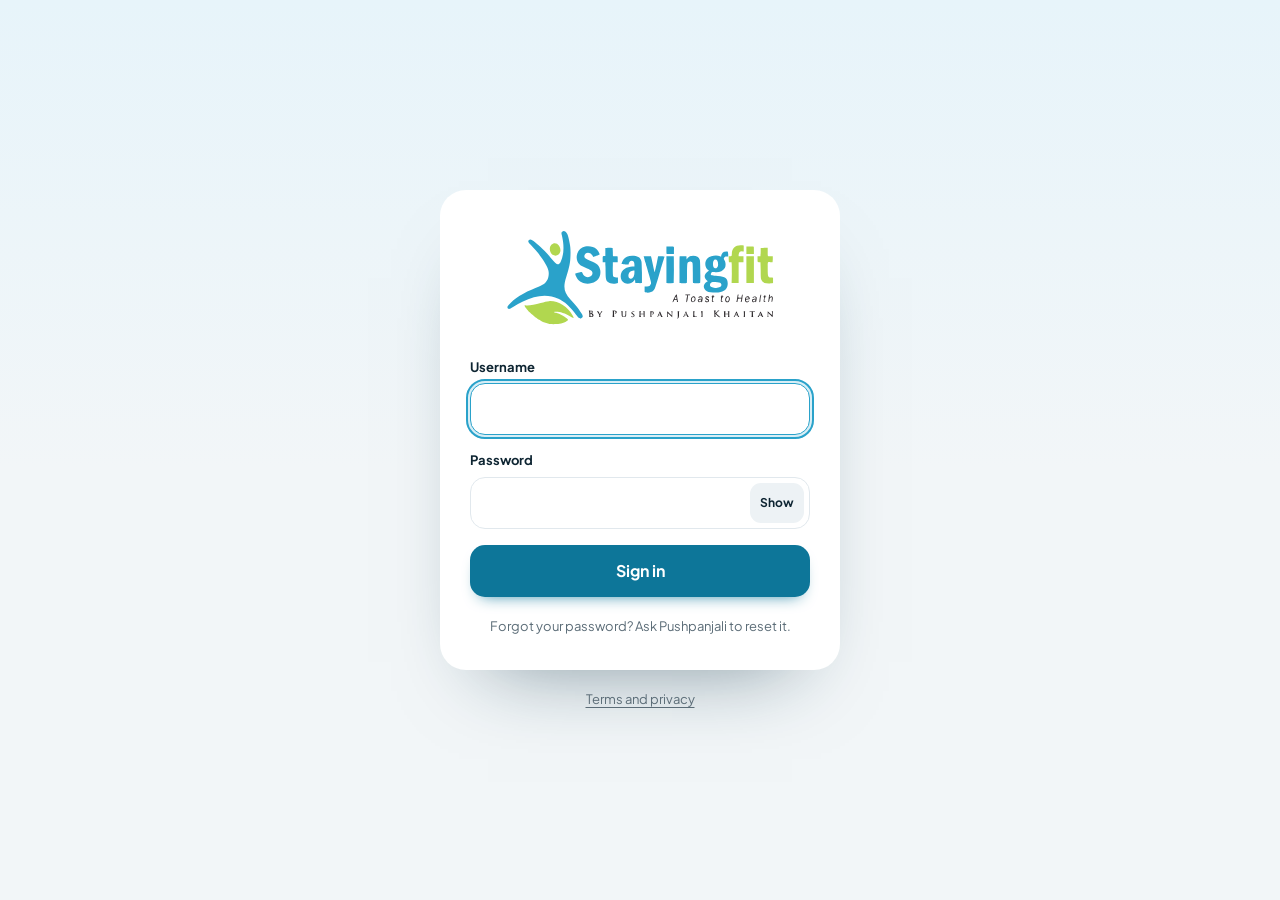
<file: index.html>
<!doctype html>
<html lang="en" data-theme="light">
<head>
<meta charset="utf-8">
<meta name="viewport" content="width=device-width,initial-scale=1,viewport-fit=cover">
<title>Stayingfit</title>
<meta name="description" content="Stayingfit: Pushpanjali Khaitan's coaching app. Log weight, water, meals and workouts, and stay in touch with your coach.">
<meta name="theme-color" content="#ffffff">
<meta name="color-scheme" content="light">
<meta name="referrer" content="no-referrer">
<link rel="manifest" href="manifest.webmanifest">
<link rel="icon" href="icon.svg" type="image/svg+xml">
<link rel="apple-touch-icon" href="apple-touch-icon.png">
<meta name="mobile-web-app-capable" content="yes">
<meta name="apple-mobile-web-app-capable" content="yes">
<meta name="apple-mobile-web-app-title" content="Stayingfit">
<meta name="apple-mobile-web-app-status-bar-style" content="default">
<link rel="preload" href="fonts/pjs.woff2" as="font" type="font/woff2" crossorigin>
<link rel="stylesheet" href="styles.css">
<link rel="stylesheet" href="app.css?v=9">
<link rel="stylesheet" href="theme.css?v=3">
</head>
<body>
<svg width="0" height="0" style="position:absolute" aria-hidden="true"><defs><clipPath id="gclip"><path d="M6 4 H54 L48 84 H12 Z"></path></clipPath></defs></svg>

<!-- ============ before sign-in ============ -->
<main class="gate" id="gate-setup" hidden>
  <div class="gate-card">
    <div class="auth-brand"><span class="auth-logo"><img src="mark.svg" alt="" width="24" height="24"></span>Stayingfit</div>
    <h1>Almost ready</h1>
    <p>Add the Supabase project URL and publishable key to <code>config.js</code>, then reload. The README walks through it step by step.</p>
  </div>
</main>

<main class="gate" id="gate-loading" aria-live="polite">
  <div class="gate-card" style="align-items:center;text-align:center">
    <div class="auth-brand"><span class="auth-logo"><img src="mark.svg" alt="" width="24" height="24"></span>Stayingfit</div>
    <p id="loading-text"><span class="spin"></span> Loading…</p>
  </div>
</main>

<main class="gate auth" id="gate-login" hidden>
  <div class="gate-card">
    <div class="auth-head">
      <img class="auth-full" src="logo.svg" alt="Stayingfit, A Toast to Health, by Pushpanjali Khaitan" width="270" height="98">
      <h1 class="auth-name vh">Stayingfit</h1>
      <p class="auth-sub" id="land-sub" hidden>Pushpanjali Khaitan's nutrition coaching</p>
    </div>
    <form id="li-form" novalidate>
      <div class="field"><label class="lbl" for="li-user">Username</label><input class="input" id="li-user" type="text" autocomplete="username" autocapitalize="none" autocorrect="off" spellcheck="false" maxlength="60" required></div>
      <div class="field"><label class="lbl" for="li-pw">Password</label>
        <div class="pw-wrap"><input class="input" id="li-pw" type="password" autocomplete="current-password" maxlength="72" required><button class="pw-eye" type="button" data-eye="li-pw" aria-label="Show password" aria-pressed="false">Show</button></div></div>
      <div class="err" id="li-err" role="alert" hidden></div>
      <button class="btn" type="submit" id="li-go">Sign in</button>
    </form>
    <p class="small muted auth-help">Forgot your password? Ask Pushpanjali to reset it.</p>
  </div>
  <p class="auth-foot"><a href="privacy.html" target="_blank" rel="noopener">Terms and privacy</a></p>
</main>

<main class="gate" id="gate-newpw" hidden>
  <div class="gate-card">
    <div class="auth-brand"><span class="auth-logo"><img src="mark.svg" alt="" width="24" height="24"></span>Stayingfit</div>
    <div id="fl-ask" class="fl-ask">
      <div>
        <h1 id="fl-h">Welcome</h1>
        <p class="auth-sub">You're signed in as <strong id="fl-user"></strong>.</p>
      </div>
      <p class="fl-q">Do you want to change your username and password?</p>
      <div class="fl-choice">
        <button class="btn" type="button" id="fl-yes">Yes, change them</button>
        <button class="ghost big" type="button" id="fl-no">No, keep these</button>
      </div>
      <p class="small muted">You can change them later too, from Account at the top of the app.</p>
    </div>
    <form id="np-form" novalidate hidden>
      <div>
        <h1>Choose your login</h1>
        <p class="auth-sub">Change one or both. Leave the password boxes empty to keep your current password.</p>
      </div>
      <div class="field"><label class="lbl" for="np-user">Username</label><input class="input" id="np-user" type="text" autocomplete="username" autocapitalize="none" autocorrect="off" spellcheck="false" maxlength="30"><span class="small muted">Small letters and numbers, 3 to 30 characters.</span></div>
      <div class="field" id="np-old-f" hidden><label class="lbl" for="np-old">Current password</label><input class="input" id="np-old" type="password" autocomplete="current-password" maxlength="72"></div>
      <div class="field"><label class="lbl" for="np-new">New password</label><div class="pw-wrap"><input class="input" id="np-new" type="password" autocomplete="new-password" maxlength="72"><button class="pw-eye" type="button" data-eye="np-new" aria-label="Show password" aria-pressed="false">Show</button></div><span class="small muted">At least 8 characters.</span></div>
      <div class="field"><label class="lbl" for="np-new2">New password again</label><input class="input" id="np-new2" type="password" autocomplete="new-password" maxlength="72"></div>
      <div class="err" id="np-err" role="alert" hidden></div>
      <button class="btn" type="submit" id="np-go">Save and continue</button>
      <button class="ghost big" type="button" id="fl-back">Back</button>
    </form>
    <button class="linkbtn" type="button" data-signout>Sign out</button>
  </div>
</main>

<main class="gate" id="gate-noprofile" hidden>
  <div class="gate-card">
    <div class="auth-brand"><span class="auth-logo"><img src="mark.svg" alt="" width="24" height="24"></span>Stayingfit</div>
    <h1>This login isn't set up</h1>
    <p>Ask Pushpanjali to check your account.</p>
    <button class="btn" type="button" data-signout>Back to sign in</button>
  </div>
</main>

<main class="gate" id="gate-consent" hidden>
  <div class="gate-card">
    <div class="auth-brand"><span class="auth-logo"><img src="mark.svg" alt="" width="24" height="24"></span>Stayingfit</div>
    <h1>Before you start</h1>
    <p>Stayingfit keeps what you log (weight, meals, meal photos, water and workouts) so Pushpanjali and her team can guide your plan.</p>
    <ul class="consent-list">
      <li>Only Pushpanjali and her assistant can see your logs and photos. Other clients see only your first name and progress on the leaderboard.</li>
      <li>Your data is never sold or shared with anyone else.</li>
      <li>You can ask Pushpanjali to delete your account and data at any time.</li>
    </ul>
    <label class="consent-check"><input type="checkbox" class="cbx" id="consent-box"> I agree to the terms and privacy notice, and to my logs being stored and shared with my coach's team as described above.</label>
    <button class="btn" type="button" id="consent-go" disabled>Continue</button>
    <a class="small" href="privacy.html" target="_blank" rel="noopener">Read the terms and privacy notice</a>
  </div>
</main>

<!-- ============ app ============ -->
<div id="app" hidden>
<header class="nav">
  <div class="nav-in">
    <span class="brand"><span class="brand-mark"><img src="mark.svg" alt="" width="24" height="24"></span><span class="brand-name">Staying<b>fit</b></span></span>
    <div class="stabs ctabs" id="ctabs" role="tablist" aria-label="Sections" hidden>
      <button class="stab" type="button" role="tab" data-ctab="home" aria-selected="true">Home</button>
      <button class="stab" type="button" role="tab" data-ctab="diet" aria-selected="false">Diet</button>
      <button class="stab" type="button" role="tab" data-ctab="track" aria-selected="false">Track</button>
      <button class="stab" type="button" role="tab" data-ctab="chat" aria-selected="false">Chat<span class="cnt" data-unread hidden></span></button>
      <button class="stab" type="button" role="tab" data-ctab="me" aria-selected="false">Progress</button>
    </div>
    <div class="stabs" role="tablist" aria-label="Sections" id="stabs" hidden></div>
    <span class="nav-who" id="nav-who"></span>
    <span class="nav-act">
      <button class="navbtn icon" id="rf" type="button" aria-label="Refresh"><svg width="18" height="18" viewBox="0 0 24 24" aria-hidden="true"><path class="ic" d="M20 12a8 8 0 1 1-2.6-5.9M20 4v5h-5"/></svg></button>
      <button class="navbtn me" id="pw-open" type="button" aria-label="Account and settings"><span class="avatar" id="nav-av" aria-hidden="true"></span><span class="nav-me-t" id="nav-me-t">Account</span></button>
      <button class="navbtn out" type="button" data-signout>Sign out</button>
    </span>
  </div>
</header>
<div id="offline" role="status" hidden>No internet connection</div>

<div class="wrap">
<div id="nt" hidden></div>

<!-- ============ CLIENT ============ -->
<section id="view-client" hidden>
  <div class="banner" id="c-renew" data-scr="home" hidden style="align-items:center;flex-wrap:wrap;border-color:var(--ember)">
    <svg width="22" height="22" viewBox="0 0 24 24" aria-hidden="true" style="color:var(--ember);flex-shrink:0"><path class="ic" d="M12 8v5l3 2M21 12a9 9 0 1 1-9-9"/></svg>
    <span style="flex:1;min-width:200px" id="c-renew-t"></span>
  </div>

  <section class="hero" data-scr="home" aria-labelledby="c-h1">
    <div class="hero-in">
      <div class="hero-copy">
        <div class="eyebrow" id="c-date"></div>
        <h1 id="c-h1"></h1>
        <p class="muted" id="c-line"></p>
      </div>
      <div class="goal-ring" id="goal-ring" role="img" aria-label="Progress to goal"></div>
      <div class="stats">
        <div class="stat" id="st-stars"><span class="stat-num"><svg width="28" height="28" viewBox="0 0 24 24" aria-hidden="true"><polygon class="star" points="12 2.5 14.9 8.6 21.5 9.3 16.5 13.8 17.9 20.3 12 17 6.1 20.3 7.5 13.8 2.5 9.3 9.1 8.6"></polygon></svg><span class="num" id="v-stars">0</span></span><span class="small muted"><span class="x-lg">stars earned</span><span class="x-sm">stars</span></span></div>
        <div class="stat"><span class="stat-num"><svg class="flame" id="flame" width="26" height="30" viewBox="0 0 24 26" aria-hidden="true"><path class="flame-o" d="M12 1c1.2 3.8-1.8 5.6-1.8 8.4 0 1.5 1 2.6 2.4 2.6 1.7 0 2.6-1.4 2.3-3.2 2.1 1.7 3.4 4.2 3.4 6.6 0 4-3 7.1-6.3 7.1S5.7 19.6 5.7 15.8C5.7 10.6 10.4 8 12 1z"></path><path class="flame-i" d="M12 15.2c.9 1.4 2.2 2.4 2.2 4 0 1.4-1 2.6-2.2 2.6s-2.2-1.1-2.2-2.5c0-1.7 1.4-2.6 2.2-4.1z"></path></svg><span class="num" id="v-streak">0</span></span><span class="small muted"><span class="x-lg">day streak</span><span class="x-sm">streak</span></span></div>
        <div class="stat"><span class="stat-num num" id="v-lost">0.0</span><span class="small muted" id="v-lost-sub">kg lost</span></div>
        <div class="stat stat-ch"><span class="stat-num num" id="v-ch">0/3</span><span class="small muted">challenges today</span></div>
      </div>
    </div>
    <div class="hero-foot">
      <div class="lvl">
        <div class="lvl-top"><span class="lvl-badge" id="lvl-n">Level 1</span><strong id="lvl-name"></strong><span class="small muted num" id="lvl-next" style="margin-left:auto"></span></div>
        <div class="track" style="height:10px"><div class="fill lvl-fill" id="lvl-fill"></div></div>
      </div>
      <div class="cal"><span class="eyebrow">Weigh-ins · last 14 days</span><div class="cal-row" id="cal"></div></div>
    </div>
  </section>

  <div class="grid">
    <section class="card s5" data-scr="home" aria-labelledby="td-h">
      <div class="card-h"><div><span class="eyebrow">Today</span><h2 id="td-h">Your day</h2></div><span class="tag" id="td-count"></span></div>
      <div class="td" id="td"></div>
    </section>

    <div class="col s8" data-scr="track">
      <section class="card" aria-labelledby="wt-h">
        <div class="card-h"><div><span class="eyebrow">Morning weigh-in</span><h2 id="wt-h">Weight trend</h2></div><span class="tag slate" id="goal-tag">Goal</span></div>
        <form id="wt-form" class="row" novalidate>
          <div class="field" style="width:190px"><label class="lbl" for="wt-in">Today's weight (kg)</label><input class="input num" id="wt-in" type="number" step="0.1" min="30" max="250" inputmode="decimal" placeholder="e.g. 73.6"></div>
          <button class="btn" type="submit">Log weight · +1 star</button>
          <span class="small muted" style="padding-bottom:12px">Weigh in before breakfast for a consistent read.</span>
        </form>
        <div class="err" id="wt-err" role="alert" hidden></div>
        <div class="notice" id="wt-done" hidden></div>
        <div id="chart-box"></div>
        <div class="kv" id="wt-kv"></div>
        <div class="jr-wrap" id="journey"></div>
      </section>

      <section class="card water-card" aria-labelledby="wa-h">
        <div class="card-h"><div><span class="eyebrow">Hydration</span><h2 id="wa-h">0 of 10 glasses</h2></div><span class="small muted" id="wa-ml"></span></div>
        <div class="glasses" id="glasses" role="group" aria-label="Water glasses, tap to fill"></div>
        <div class="small muted" style="display:flex;gap:10px;align-items:center"><svg width="18" height="18" viewBox="0 0 24 24" aria-hidden="true" style="color:var(--water);flex-shrink:0"><path class="ic" d="M12 3.5c2.8 3.6 5.5 6.6 5.5 9.9a5.5 5.5 0 0 1-11 0c0-3.3 2.7-6.3 5.5-9.9z"></path></svg><span id="wa-tip"></span></div>
      </section>
    </div>

    <div class="col s4" data-scr="track">
      <section class="card" aria-labelledby="cal-h">
        <div class="card-h"><div><span class="eyebrow">Calorie tracker</span><h2 id="cal-h">What did you eat?</h2></div></div>
        <div class="field"><label class="lbl" for="food-in">Type what you ate</label><input class="input" id="food-in" type="text" autocomplete="off" maxlength="60" placeholder="Try roti, dal, chilla…"></div>
        <div class="results" id="food-res" role="list" hidden></div>
        <div class="food-pick" id="food-pick" hidden></div>
        <div style="display:flex;align-items:center;gap:18px;padding:14px 0;border-top:1px solid var(--line);border-bottom:1px solid var(--line)">
          <svg width="96" height="96" viewBox="0 0 100 100" aria-hidden="true"><circle class="ring-t" cx="50" cy="50" r="44"></circle><circle class="ring-v" id="ring" cx="50" cy="50" r="44" style="stroke-dasharray:0 276.5"></circle></svg>
          <div style="display:flex;flex-direction:column;gap:3px"><span style="font:600 30px/1 var(--display)" class="num" id="kcal">0</span><span class="small muted" id="kcal-sub"></span><span class="small muted" id="meal-count"></span></div>
        </div>
        <div id="meals"></div>
        <div style="display:flex;flex-direction:column;gap:10px;padding-top:12px;border-top:1px solid var(--line)">
          <div style="display:flex;justify-content:space-between;align-items:center;gap:8px"><strong class="small">Today's meal photos</strong><label class="ghost filebtn">Add photo<input type="file" id="ph-in" accept="image/*" aria-label="Add a meal photo"></label></div>
          <div class="photos" id="photos"></div>
          <div id="pcs" hidden></div>
        </div>
        <p class="small muted">Calories are estimates for a typical home serving. Pushpanjali sees what you log.</p>
      </section>

      <section class="card" aria-labelledby="ex-h">
        <div class="card-h"><div><span class="eyebrow">Movement</span><h2 id="ex-h">Log a workout</h2></div></div>
        <div style="display:grid;grid-template-columns:repeat(3,minmax(0,1fr));gap:8px" id="ex-types" role="group" aria-label="Activity type"></div>
        <form class="row" id="ex-form" novalidate>
          <div class="field" style="flex:1"><label class="lbl" for="ex-min">Duration (minutes)</label><input class="input num" id="ex-min" type="number" min="5" max="300" step="5" value="30"></div>
          <button class="btn" type="submit" id="ex-btn">Log walk</button>
        </form>
        <div class="err" id="ex-err" role="alert" hidden></div>
        <div style="display:flex;flex-direction:column;gap:8px;padding-top:14px;border-top:1px solid var(--line)">
          <div style="display:flex;justify-content:space-between" class="small"><strong>Today</strong><span class="muted num" id="ex-total">0 of 30 min</span></div>
          <div class="track" style="height:12px"><div class="fill" id="ex-fill" style="width:0%;background:var(--slate)"></div></div>
          <div id="ex-list"></div>
        </div>
      </section>
    </div>

    <section class="card s5" data-scr="diet" aria-labelledby="lq-h">
      <div class="card-h"><div><span class="eyebrow">Daily liquids</span><h2 id="lq-h">Daily liquids</h2></div><span class="tag gold">+2 stars</span></div>
      <div class="lq-list" id="lq-list"></div>
      <span class="small muted" id="lq-tip"></span>
    </section>

    <section class="card s7" data-scr="home diet" aria-labelledby="pl-h">
      <div class="card-h"><div><span class="eyebrow" id="pl-eyebrow">Your diet</span><h2 id="pl-h">From Pushpanjali</h2></div></div>
      <div id="plan-today"></div>
      <div id="tomorrow"></div>
    </section>

    <section class="card s12 chat-card" data-scr="chat" aria-labelledby="ms-h">
      <div class="card-h"><div><span class="eyebrow">Messages</span><h2 id="ms-h">Chat</h2></div></div>
      <div style="display:flex;gap:8px;flex-wrap:wrap" id="c-threads" role="group" aria-label="Conversations"></div>
      <div class="thread" id="c-thread" aria-live="polite"></div>
      <form class="composer" id="c-comp" novalidate><label class="sr" for="c-comp-in">Message</label><input class="input" id="c-comp-in" type="text" autocomplete="off" maxlength="1000" placeholder="Write a message…"><button class="btn" type="submit">Send</button></form>
    </section>

    <section class="card s5" data-scr="me" aria-labelledby="ch-h">
      <div class="card-h"><div><span class="eyebrow">Today's challenges</span><h2 id="ch-h">Three wins before bed</h2></div><span class="tag gold">+5 bonus for all three</span></div>
      <div id="challenges" style="display:flex;flex-direction:column;gap:18px"></div>
      <div class="notice" id="ch-line"></div>
    </section>

    <section class="card s12" data-scr="me" aria-labelledby="bt-h">
      <div class="card-h"><div><span class="eyebrow">Blood tests</span><h2 id="bt-h">Latest report</h2></div><button class="ghost" type="button" id="bt-toggle" aria-expanded="false" aria-controls="bt-form">Add a result</button></div>
      <div id="hs-consent" class="notice" hidden style="display:flex;flex-direction:column;gap:12px">
        <strong>Share blood test results with your coach?</strong>
        <span>Blood test results are health data. If you agree, only Pushpanjali and her assistant can see them. You can ask for them to be deleted any time.</span>
        <button class="btn" type="button" id="hs-agree" style="align-self:flex-start">I agree</button>
      </div>
      <div id="hs-body" style="display:flex;flex-direction:column;gap:14px">
        <form id="bt-form" hidden novalidate style="display:grid;grid-template-columns:repeat(auto-fit,minmax(120px,1fr));gap:10px;align-items:end;padding:14px;background:var(--soft)">
          <div class="field"><label class="lbl" for="bt-d">Test date</label><input class="input" id="bt-d" type="date"></div>
          <div class="field"><label class="lbl" for="bt-a">HbA1c (%)</label><input class="input num" id="bt-a" type="number" step="0.1" inputmode="decimal"></div>
          <div class="field"><label class="lbl" for="bt-l">LDL</label><input class="input num" id="bt-l" type="number" inputmode="numeric"></div>
          <div class="field"><label class="lbl" for="bt-hd">HDL</label><input class="input num" id="bt-hd" type="number" inputmode="numeric"></div>
          <div class="field"><label class="lbl" for="bt-t">Triglycerides</label><input class="input num" id="bt-t" type="number" inputmode="numeric"></div>
          <label class="ghost filebtn" style="height:44px;justify-content:center"><span id="bt-file-l">Attach report</span><input type="file" id="bt-file" accept="image/jpeg,image/png,image/webp,image/heic,application/pdf" aria-label="Attach report file"></label>
          <button class="btn" type="submit">Save result</button>
        </form>
        <div class="err" id="bt-err" role="alert" hidden></div>
        <div id="bt-view"></div>
        <p class="small muted">Your coach reviews every result. The colours are a guide, not a diagnosis.</p>
      </div>
    </section>

    <section class="card s7" data-scr="me" aria-labelledby="ac-h">
      <div class="card-h"><div><span class="eyebrow">Achievements</span><h2 id="ac-h">Badges</h2></div><span class="small muted">Each badge is worth 5 stars</span></div>
      <div class="badges" id="badges"></div>
    </section>

    <section class="card s12" data-scr="me" aria-labelledby="lb-h">
      <div class="card-h"><div><span class="eyebrow">Leaderboard · all clients</span><h2 id="lb-h">Leaderboard</h2></div>
        <div class="lbtabs" role="group" aria-label="Rank by">
          <button class="lbtab" type="button" data-lb="loss" aria-pressed="true">Weight lost</button>
          <button class="lbtab" type="button" data-lb="stars" aria-pressed="false">Stars</button>
          <button class="lbtab" type="button" data-lb="streak" aria-pressed="false">Streak</button>
        </div>
      </div>
      <div class="lb" id="lb"></div>
    </section>
  </div>
</section>

<!-- ============ COACH + ASSISTANT ============ -->
<section id="view-staff" hidden>
  <section class="shead" aria-labelledby="k-h1">
    <div class="shead-copy">
      <div class="eyebrow" id="k-eyebrow"></div>
      <h1 id="k-h1"></h1>
      <p class="muted" id="k-line"></p>
    </div>
    <div class="kpis" id="kpis"></div>
  </section>

  <!-- today / follow-ups -->
  <div class="spanel" id="p-today" role="tabpanel" aria-labelledby="t-today">
    <div class="quick" id="k-quick"></div>
    <div class="grid">
      <section class="card s8" aria-labelledby="tk-h">
        <div class="card-h"><div><span class="eyebrow" id="tk-eyebrow">Needs you today</span><h2 id="tk-h">Follow-ups</h2></div><span class="small muted" id="tk-count"></span></div>
        <div id="tasks"></div>
      </section>
      <section class="card s4" aria-labelledby="ci-h">
        <div class="card-h"><div><span class="eyebrow">Check-ins today</span><h2 id="ci-h">Weigh-ins</h2></div></div>
        <div class="track" style="height:10px"><div class="fill" id="ci-fill" style="width:0%"></div></div>
        <div id="ci-list"></div>
      </section>
      <section class="card s8" aria-labelledby="ph-h">
        <div class="card-h"><div><span class="eyebrow">Meal photos · today</span><h2 id="ph-h">Today's photos</h2></div><span class="small muted">Tap a photo to enlarge</span></div>
        <div class="photos big" id="k-photos"></div>
      </section>
      <section class="card s4" aria-labelledby="wk-h">
        <div class="card-h"><div><span class="eyebrow">Last 7 days</span><h2 id="wk-h">This week</h2></div></div>
        <div id="k-week"></div>
      </section>
      <section class="card s7" aria-labelledby="ac2-h">
        <div class="card-h"><div><span class="eyebrow">What clients did today</span><h2 id="ac2-h">Activity</h2></div></div>
        <div id="k-activity"></div>
      </section>
      <section class="card s5" aria-labelledby="w7-h">
        <div class="card-h"><div><span class="eyebrow">Weigh-ins per day</span><h2 id="w7-h">Last 7 days</h2></div></div>
        <div class="w7" id="k-w7"></div>
      </section>
    </div>
  </div>

  <!-- clients -->
  <div class="spanel" id="p-clients" role="tabpanel" aria-labelledby="t-clients" hidden>
    <section class="card" aria-labelledby="cl-h">
      <div class="card-h"><div><span class="eyebrow">Client management</span><h2 id="cl-h">All clients</h2></div>
        <button class="btn" type="button" id="add-toggle" aria-expanded="false" aria-controls="add-form">Add client</button></div>
      <form id="add-form" class="addf" hidden novalidate>
        <div class="field"><label class="lbl" for="add-name">Client's full name</label><input class="input" id="add-name" type="text" autocomplete="off" maxlength="80" placeholder="e.g. Anita Roy"></div>
        <div class="field"><label class="lbl" for="add-user">Username</label><input class="input" id="add-user" type="text" autocomplete="off" autocapitalize="none" spellcheck="false" maxlength="30" placeholder="e.g. anita"></div>
        <div class="field"><label class="lbl" for="add-pw">Temporary password</label><div class="pw-wrap"><input class="input mono" id="add-pw" type="text" autocomplete="off" spellcheck="false" maxlength="72"><button class="pw-eye" type="button" id="add-pw-new">New</button></div></div>
        <div class="field"><label class="lbl" for="add-start">Start weight (kg)</label><input class="input num" id="add-start" type="number" step="0.1" inputmode="decimal" placeholder="78.0"></div>
        <div class="field"><label class="lbl" for="add-goal">Goal weight (kg)</label><input class="input num" id="add-goal" type="number" step="0.1" inputmode="decimal" placeholder="Optional"></div>
        <div class="field"><label class="lbl" for="add-tier">Check-ins</label><select class="select" id="add-tier"><option>Hand-holding</option><option selected>Weekly</option></select></div>
        <div class="field"><label class="lbl" for="add-days">Plan length</label><select class="select" id="add-days"><option value="30">30 days</option><option value="60">60 days</option><option value="90">90 days</option><option value="180">180 days</option></select></div>
        <div class="addf-go"><button class="btn" type="submit" id="add-go">Create client and login</button></div>
        <div class="err" id="add-err" role="alert" hidden style="grid-column:1/-1"></div>
      </form>
      <div id="add-cred"></div>
      <div class="cl-tools">
        <div class="field cl-search"><label class="sr" for="cl-q">Search clients</label><input class="input" id="cl-q" type="search" placeholder="Search by name or username" autocomplete="off"></div>
        <div style="display:flex;gap:8px;flex-wrap:wrap" id="tiers" role="group" aria-label="Filter"></div>
      </div>
      <div class="tbl-wrap"><table><thead><tr id="thead"></tr></thead><tbody id="tbody"></tbody></table></div>
      <div class="cl-cards" id="cl-cards"></div>
      <div id="tbl-empty" class="empty" hidden></div>
    </section>
  </div>

  <!-- weigh-ins: who has weighed in today, and who has not -->
  <div class="spanel" id="p-weighins" role="tabpanel" aria-labelledby="t-weighins" hidden>
    <section class="card" aria-labelledby="wi-h">
      <div class="card-h"><div><span class="eyebrow">Today</span><h2 id="wi-h">Weigh-ins</h2></div><span class="small muted" id="wi-count"></span></div>
      <div class="track" style="height:10px"><div class="fill" id="wi-fill" style="width:0%"></div></div>
      <div id="wi-list"></div>
    </section>
  </div>

  <!-- messages -->
  <div class="spanel" id="p-messages" role="tabpanel" aria-labelledby="t-messages" hidden>
    <section class="card" aria-labelledby="ib-h">
      <div class="card-h"><div><span class="eyebrow">One-to-one chats and family groups</span><h2 id="ib-h">Inbox</h2></div>
        <span style="display:flex;gap:10px;align-items:center"><span class="small muted" id="ib-count"></span><button class="btn" type="button" id="bc-open" aria-expanded="false" aria-controls="bc-form" style="height:36px">Broadcast</button><button class="ghost coach-only" type="button" id="k-newgroup" aria-expanded="false" aria-controls="grp-form">New family group</button></span></div>
      <form id="grp-form" hidden novalidate style="display:flex;flex-direction:column;gap:12px;padding:14px;background:var(--soft)">
        <div class="field"><label class="lbl" for="grp-title">Group name</label><input class="input" id="grp-title" type="text" maxlength="60" placeholder="e.g. Roy family"></div>
        <fieldset style="border:0;padding:0;margin:0"><legend class="lbl" style="margin-bottom:8px">Who's in it (pick at least two)</legend><div id="grp-people" style="display:grid;grid-template-columns:repeat(auto-fill,minmax(180px,1fr));gap:8px"></div></fieldset>
        <div class="err" id="grp-err" role="alert" hidden></div>
        <button class="btn" type="submit" style="align-self:flex-start">Create group</button>
      </form>
      <form id="bc-form" hidden novalidate style="display:flex;flex-direction:column;gap:12px;padding:14px;background:var(--soft)">
        <strong>Broadcast to clients</strong>
        <span class="small muted">One message goes into each client's own chat with you. Their replies stay private.</span>
        <div class="field"><label class="lbl" for="bc-text">Message</label><textarea class="ta" id="bc-text" maxlength="1000" rows="3" placeholder="e.g. Reminder: drink your morning liquids before breakfast."></textarea></div>
        <div class="field" style="max-width:240px"><label class="lbl" for="bc-tier">Send to</label><select class="select" id="bc-tier"><option value="All">Every client</option><option value="Hand-holding">Hand-holding only</option><option value="Weekly">Weekly only</option></select></div>
        <div class="err" id="bc-err" role="alert" hidden></div>
        <div class="row"><button class="btn" type="submit" id="bc-go">Send broadcast</button><button class="ghost" style="height:44px" type="button" id="bc-cancel">Cancel</button></div>
      </form>
      <div style="display:flex;gap:8px;flex-wrap:wrap" id="ib-filter" role="group" aria-label="Which chats"></div>
      <div class="inbox" id="k-inbox"><div class="threads" id="k-threads"></div>
        <div style="display:flex;flex-direction:column;gap:12px;min-width:0"><div class="ib-head"><button class="linkbtn ib-back" type="button" id="ib-back">‹ All chats</button><span class="small muted" id="k-thread-h"></span><span id="k-thread-act"></span></div><div class="thread" id="k-thread" aria-live="polite"></div>
        <form class="composer" id="k-comp" novalidate><label class="sr" for="k-comp-in">Reply</label><input class="input" id="k-comp-in" type="text" autocomplete="off" maxlength="1000" placeholder="Write a reply…"><button class="btn" type="submit">Send</button></form></div>
      </div>
    </section>
  </div>

  <!-- diet plans (coach) -->
  <div class="spanel" id="p-diet" role="tabpanel" aria-labelledby="t-diet" hidden>
    <div class="grid">
      <section class="card s4" aria-labelledby="dl-h">
        <div class="card-h"><div><span class="eyebrow">A fresh diet every 4 days</span><h2 id="dl-h">Who needs a diet</h2></div></div>
        <div class="threads" id="dc-list"></div>
      </section>
      <section class="card s8" aria-labelledby="dc-h">
        <div class="card-h"><div><span class="eyebrow" id="dc-eyebrow">Diet</span><h2 id="dc-h">Diet</h2></div>
          <div class="field" style="width:220px"><label class="lbl" for="dc-client">Client</label><select class="select" id="dc-client"></select></div></div>
        <div id="dc-current"></div>
        <form id="dc-form" class="dc-form" novalidate>
          <div class="card-h"><strong id="dc-form-h">New diet</strong><span class="dc-tools"><select class="select" id="dc-from" aria-label="Copy a diet from another client"></select><button class="ghost" type="button" id="dc-copy">Start from the last diet</button></span></div>
          <div class="field"><label class="lbl" for="dc-start">Day 1 (the first day to follow it)</label><input class="input" id="dc-start" type="date" style="max-width:220px"><span class="small muted">The day you send a diet is not counted, so Day 1 is tomorrow at the earliest. The client can read it straight away.</span></div>
          <div class="field"><label class="lbl" for="dc-am">Morning message (shown above breakfast)</label><textarea class="ta" id="dc-am" maxlength="400" rows="2" placeholder="e.g. Start with warm jeera water and a 20-minute walk."></textarea></div>
          <div class="dc-meals">
            <div class="field"><label class="lbl" for="dc-m0">Breakfast</label><textarea class="ta" id="dc-m0" maxlength="400" rows="3"></textarea></div>
            <div class="field"><label class="lbl" for="dc-m1">Mid meal</label><textarea class="ta" id="dc-m1" maxlength="400" rows="3"></textarea></div>
            <div class="field"><label class="lbl" for="dc-m2">Lunch</label><textarea class="ta" id="dc-m2" maxlength="400" rows="3"></textarea></div>
            <div class="field"><label class="lbl" for="dc-m3">Snack</label><textarea class="ta" id="dc-m3" maxlength="400" rows="3"></textarea></div>
            <div class="field"><label class="lbl" for="dc-m4">Dinner</label><textarea class="ta" id="dc-m4" maxlength="400" rows="3"></textarea></div>
          </div>
          <div class="field"><label class="lbl" for="dc-pm">Night message (shown below dinner)</label><textarea class="ta" id="dc-pm" maxlength="400" rows="2" placeholder="e.g. Finish dinner by 8 pm. Haldi milk before bed."></textarea></div>
          <div class="field"><label class="lbl" for="dc-notes">Note for the client (optional)</label><textarea class="ta" id="dc-notes" maxlength="600" rows="2"></textarea></div>
          <div class="err" id="dc-err" role="alert" hidden></div>
          <div class="row" style="align-items:center"><button class="btn" type="submit" id="dc-go">Send diet</button><span class="small muted">The client sees it straight away. It runs for 4 days.</span></div>
        </form>
        <div id="dc-history"></div>
        <!-- detox menu: any text and any file; shown to the client -->
        <div class="dz-card" id="dz-card" hidden>
          <div class="card-h"><div><span class="eyebrow">Detox</span><h2 id="dz-h">Detox menu</h2></div></div>
          <div id="dz-current"></div>
          <form id="dz-form" class="dc-form" novalidate>
            <div class="field"><label class="lbl" for="dz-body">Detox menu (text)</label><textarea class="ta" id="dz-body" maxlength="4000" rows="5" placeholder="Write the detox menu here, or attach a file below."></textarea></div>
            <div class="field"><label class="lbl" for="dz-file">Or attach a file (any type, up to 50 MB)</label><input class="input" id="dz-file" type="file"></div>
            <div class="err" id="dz-err" role="alert" hidden></div>
            <div class="row" style="align-items:center"><button class="btn" type="submit" id="dz-go">Save detox menu</button></div>
          </form>
        </div>
      </section>
    </div>
  </div>

  <!-- renewals + detox -->
  <div class="spanel" id="p-plans" role="tabpanel" aria-labelledby="t-plans" hidden>
    <div class="grid">
      <section class="card s7" aria-labelledby="rn-h">
        <div class="card-h"><div><span class="eyebrow">Subscriptions · next 14 days</span><h2 id="rn-h">Renewals</h2></div><span class="small muted">No payments in the app</span></div>
        <div id="rn-list"></div>
      </section>
      <section class="card s5" aria-labelledby="dx-h">
        <div class="card-h"><div><span class="eyebrow">Detox schedule · next 7 days</span><h2 id="dx-h">Detox days</h2></div></div>
        <div id="dx-list"></div>
      </section>
    </div>
  </div>
</section>
</div>
</div>

<div class="modal-root" id="pw-modal" hidden>
  <div class="modal-bg" data-close-modal="1"></div>
  <div class="modal me" role="dialog" aria-modal="true" aria-labelledby="pwm-h">
    <div class="me-head"><span class="avatar" id="me-av" aria-hidden="true"></span><div class="me-id"><h2 id="pwm-h">Account</h2><span class="small muted" id="me-sub"></span></div><button class="x" type="button" data-close-modal="1" aria-label="Close"><svg width="16" height="16" viewBox="0 0 24 24" aria-hidden="true"><path class="ic" d="M6 6l12 12M18 6L6 18"/></svg></button></div>
    <div class="me-list">
      <div class="me-row"><div><strong>Notifications</strong><span class="small muted" id="me-nt-sub"></span></div><button class="ghost" type="button" id="me-nt-on" hidden>Turn on</button></div>
      <div class="me-row" id="snd-row"><div><strong>Sounds</strong><span class="small muted">A short sound when you earn stars</span></div><button class="ghost" id="snd" type="button" aria-pressed="true">Sound on</button></div>
      <div class="me-row"><div><strong>Install the app</strong><span class="small muted" id="me-inst-sub">Put Stayingfit on your home screen</span></div><button class="ghost" type="button" id="me-inst-btn" aria-expanded="false" aria-controls="me-inst">How</button></div>
      <div class="notice" id="me-inst" hidden></div>
      <div class="me-row"><div><strong>Username and password</strong><span class="small muted" id="me-user"></span></div><button class="ghost" type="button" id="me-login-btn" aria-expanded="false" aria-controls="pwm-form">Change</button></div>
      <form id="pwm-form" novalidate hidden>
        <div class="field"><label class="lbl" for="pwm-user">Username</label><input class="input" id="pwm-user" type="text" autocomplete="username" autocapitalize="none" autocorrect="off" spellcheck="false" maxlength="30"></div>
        <span class="small muted">To change your password, fill in all three boxes. Otherwise leave them empty.</span>
        <div class="field"><label class="lbl" for="pwm-old">Current password</label><input class="input" id="pwm-old" type="password" autocomplete="current-password" maxlength="72"></div>
        <div class="field"><label class="lbl" for="pwm-new">New password</label><input class="input" id="pwm-new" type="password" autocomplete="new-password" maxlength="72"></div>
        <div class="field"><label class="lbl" for="pwm-new2">New password again</label><input class="input" id="pwm-new2" type="password" autocomplete="new-password" maxlength="72"></div>
        <div class="err" id="pwm-err" role="alert" hidden></div>
        <div class="row"><button class="btn" type="submit" id="pwm-go">Save</button><button class="ghost" style="height:46px" type="button" id="me-login-cancel">Cancel</button></div>
      </form>
      <div class="me-row" id="me-use-row" hidden><div><strong>Space and backup</strong><span class="small muted" id="me-use"></span></div><button class="ghost" type="button" id="me-data" hidden>Download data</button></div>
    </div>
    <div class="me-foot"><span class="small"><a href="privacy.html" target="_blank" rel="noopener">Terms and privacy</a><span class="muted" id="me-ver"></span></span><button class="ghost danger" type="button" data-signout>Sign out</button></div>
  </div>
</div>

<nav class="mbar sbar" id="sbar" aria-label="Sections" hidden></nav>
<nav class="mbar" id="mbar" aria-label="Sections" hidden>
  <button type="button" data-ctab="home" class="on"><svg viewBox="0 0 24 24" aria-hidden="true"><path class="ic" d="M3 11l9-7 9 7v9h-6v-6H9v6H3z"/></svg>Home</button>
  <button type="button" data-ctab="diet"><svg viewBox="0 0 24 24" aria-hidden="true"><path class="ic" d="M5 19C5 10 10 5 20 4c0 10-5 15-14 15zM5 19l7-7"/></svg>Diet</button>
  <button type="button" data-ctab="track"><svg viewBox="0 0 24 24" aria-hidden="true"><path class="ic" d="M12 21a9 9 0 1 0 0-18 9 9 0 0 0 0 18zM12 8v8M8 12h8"/></svg>Track</button>
  <button type="button" data-ctab="chat"><svg viewBox="0 0 24 24" aria-hidden="true"><path class="ic" d="M21 12a8 8 0 0 1-11.6 7.1L4 20l1-4.4A8 8 0 1 1 21 12z"/></svg>Chat<span class="cnt" data-unread hidden></span></button>
  <button type="button" data-ctab="me"><svg viewBox="0 0 24 24" aria-hidden="true"><path class="ic" d="M8 4h8v5a4 4 0 0 1-8 0zM8 6H5a3 3 0 0 0 3 4M16 6h3a3 3 0 0 1-3 4M12 13v4M8 21h8"/></svg>Progress</button>
</nav>
<div id="fx"></div>

<script src="config.js"></script>
<script src="supabase-2.117.2.js"></script>
<script src="app.js?v=15"></script>
</body>
</html>
</file>
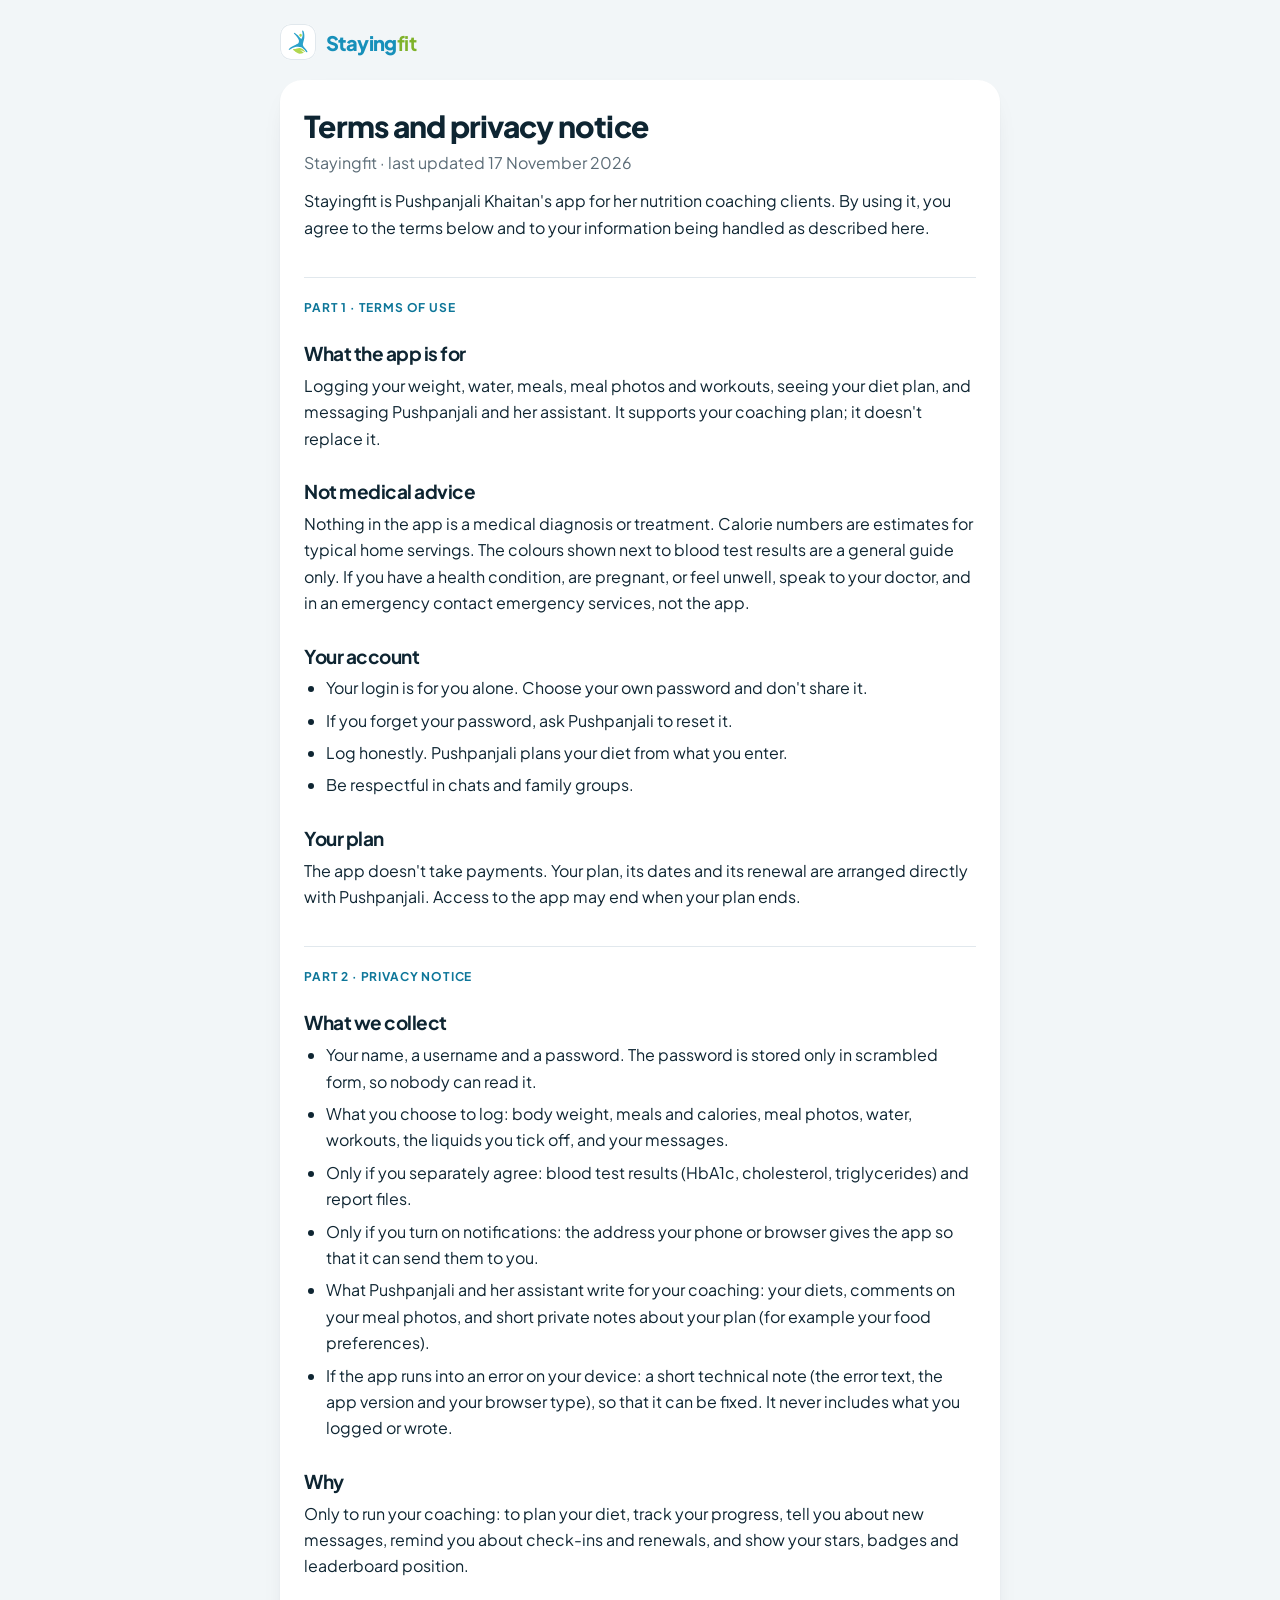
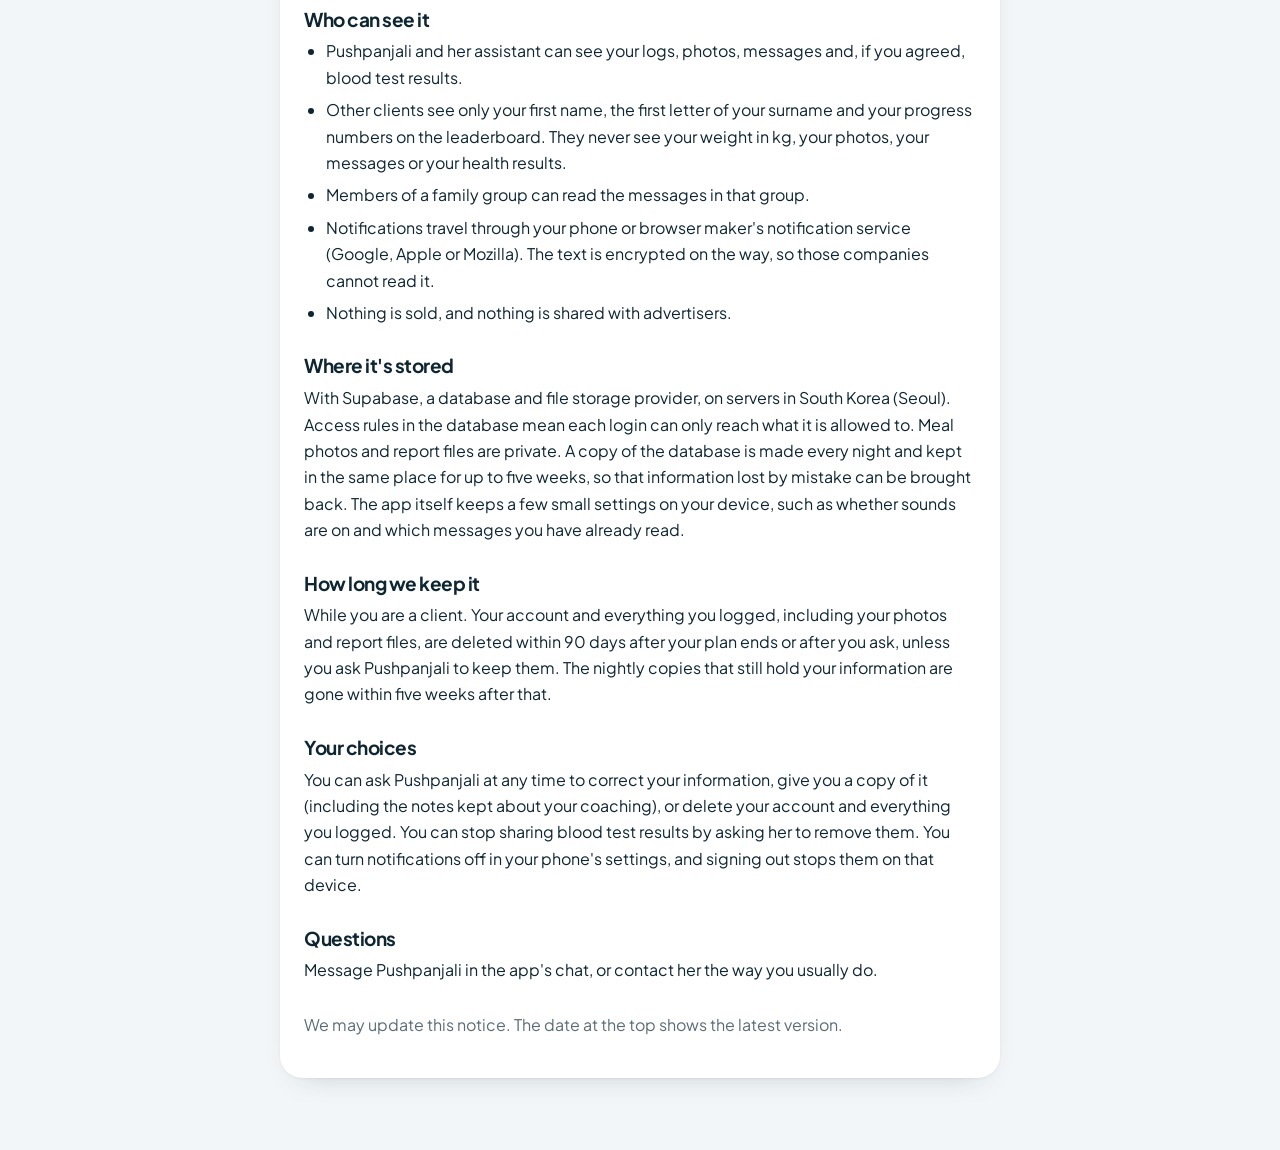
<file: privacy.html>
<!doctype html>
<html lang="en">
<head>
<meta charset="utf-8">
<meta name="viewport" content="width=device-width,initial-scale=1,viewport-fit=cover">
<title>Stayingfit terms and privacy notice</title>
<meta name="theme-color" content="#ffffff">
<meta name="color-scheme" content="light">
<link rel="icon" href="icon.svg" type="image/svg+xml">
<link rel="preload" href="fonts/pjs.woff2" as="font" type="font/woff2" crossorigin>
<style>
@font-face{font-family:'Plus Jakarta Sans';font-style:normal;font-weight:200 800;font-display:swap;src:url(fonts/pjs.woff2) format('woff2')}
body{margin:0;background:#f2f6f8;color:#0e2532;font:16px/1.65 'Plus Jakarta Sans',system-ui,-apple-system,'Segoe UI',Roboto,sans-serif;-webkit-text-size-adjust:100%}
main{max-width:720px;margin:0 auto;padding:24px 16px 72px}
.top{display:flex;align-items:center;gap:10px;font-weight:800;font-size:20px;letter-spacing:-.03em;color:#1790ba;margin-bottom:20px}
.top b{color:#7fb22a}
.top img{width:36px;height:36px;padding:6px;box-sizing:border-box;border-radius:11px;background:#fff;box-shadow:inset 0 0 0 1px #e1e8ed}
.sheet{background:#fff;border-radius:22px;padding:28px 24px;box-shadow:0 1px 2px rgba(14,37,50,.05),0 12px 32px -20px rgba(14,37,50,.28)}
h1,h2{line-height:1.2;letter-spacing:-.025em}
h1{font-size:30px;font-weight:800;margin:0 0 6px}
h2{font-size:19px;font-weight:700;margin:28px 0 8px}
p,ul{margin:0 0 12px}
ul{padding-left:22px}
li{margin-bottom:6px}
a{color:#0d7699}
.muted{color:#5b6c77}
.part{font-weight:700;font-size:12px;line-height:1;letter-spacing:.07em;text-transform:uppercase;color:#0d7699;margin:36px 0 0;padding-top:24px;border-top:1px solid #e1e8ed}
@media (max-width:520px){.sheet{padding:22px 18px;border-radius:20px}h1{font-size:26px}}
</style>
</head>
<body>
<main>
<div class="top"><img src="mark.svg" alt=""><span>Staying<b>fit</b></span></div>
<div class="sheet">
<h1>Terms and privacy notice</h1>
<p class="muted">Stayingfit · last updated 17 November 2026</p>
<p>Stayingfit is Pushpanjali Khaitan's app for her nutrition coaching clients. By using it, you agree to the terms below and to your information being handled as described here.</p>

<div class="part">Part 1 · Terms of use</div>

<h2>What the app is for</h2>
<p>Logging your weight, water, meals, meal photos and workouts, seeing your diet plan, and messaging Pushpanjali and her assistant. It supports your coaching plan; it doesn't replace it.</p>

<h2>Not medical advice</h2>
<p>Nothing in the app is a medical diagnosis or treatment. Calorie numbers are estimates for typical home servings. The colours shown next to blood test results are a general guide only. If you have a health condition, are pregnant, or feel unwell, speak to your doctor, and in an emergency contact emergency services, not the app.</p>

<h2>Your account</h2>
<ul>
<li>Your login is for you alone. Choose your own password and don't share it.</li>
<li>If you forget your password, ask Pushpanjali to reset it.</li>
<li>Log honestly. Pushpanjali plans your diet from what you enter.</li>
<li>Be respectful in chats and family groups.</li>
</ul>

<h2>Your plan</h2>
<p>The app doesn't take payments. Your plan, its dates and its renewal are arranged directly with Pushpanjali. Access to the app may end when your plan ends.</p>

<div class="part">Part 2 · Privacy notice</div>

<h2>What we collect</h2>
<ul>
<li>Your name, a username and a password. The password is stored only in scrambled form, so nobody can read it.</li>
<li>What you choose to log: body weight, meals and calories, meal photos, water, workouts, the liquids you tick off, and your messages.</li>
<li>Only if you separately agree: blood test results (HbA1c, cholesterol, triglycerides) and report files.</li>
<li>Only if you turn on notifications: the address your phone or browser gives the app so that it can send them to you.</li>
<li>What Pushpanjali and her assistant write for your coaching: your diets, comments on your meal photos, and short private notes about your plan (for example your food preferences).</li>
<li>If the app runs into an error on your device: a short technical note (the error text, the app version and your browser type), so that it can be fixed. It never includes what you logged or wrote.</li>
</ul>

<h2>Why</h2>
<p>Only to run your coaching: to plan your diet, track your progress, tell you about new messages, remind you about check-ins and renewals, and show your stars, badges and leaderboard position.</p>

<h2>Who can see it</h2>
<ul>
<li>Pushpanjali and her assistant can see your logs, photos, messages and, if you agreed, blood test results.</li>
<li>Other clients see only your first name, the first letter of your surname and your progress numbers on the leaderboard. They never see your weight in kg, your photos, your messages or your health results.</li>
<li>Members of a family group can read the messages in that group.</li>
<li>Notifications travel through your phone or browser maker's notification service (Google, Apple or Mozilla). The text is encrypted on the way, so those companies cannot read it.</li>
<li>Nothing is sold, and nothing is shared with advertisers.</li>
</ul>

<h2>Where it's stored</h2>
<p>With Supabase, a database and file storage provider, on servers in South Korea (Seoul). Access rules in the database mean each login can only reach what it is allowed to. Meal photos and report files are private. A copy of the database is made every night and kept in the same place for up to five weeks, so that information lost by mistake can be brought back. The app itself keeps a few small settings on your device, such as whether sounds are on and which messages you have already read.</p>

<h2>How long we keep it</h2>
<p>While you are a client. Your account and everything you logged, including your photos and report files, are deleted within 90 days after your plan ends or after you ask, unless you ask Pushpanjali to keep them. The nightly copies that still hold your information are gone within five weeks after that.</p>

<h2>Your choices</h2>
<p>You can ask Pushpanjali at any time to correct your information, give you a copy of it (including the notes kept about your coaching), or delete your account and everything you logged. You can stop sharing blood test results by asking her to remove them. You can turn notifications off in your phone's settings, and signing out stops them on that device.</p>

<h2>Questions</h2>
<p>Message Pushpanjali in the app's chat, or contact her the way you usually do.</p>

<p class="muted" style="margin-top:28px">We may update this notice. The date at the top shows the latest version.</p>
</div>
</main>
</body>
</html>
</file>
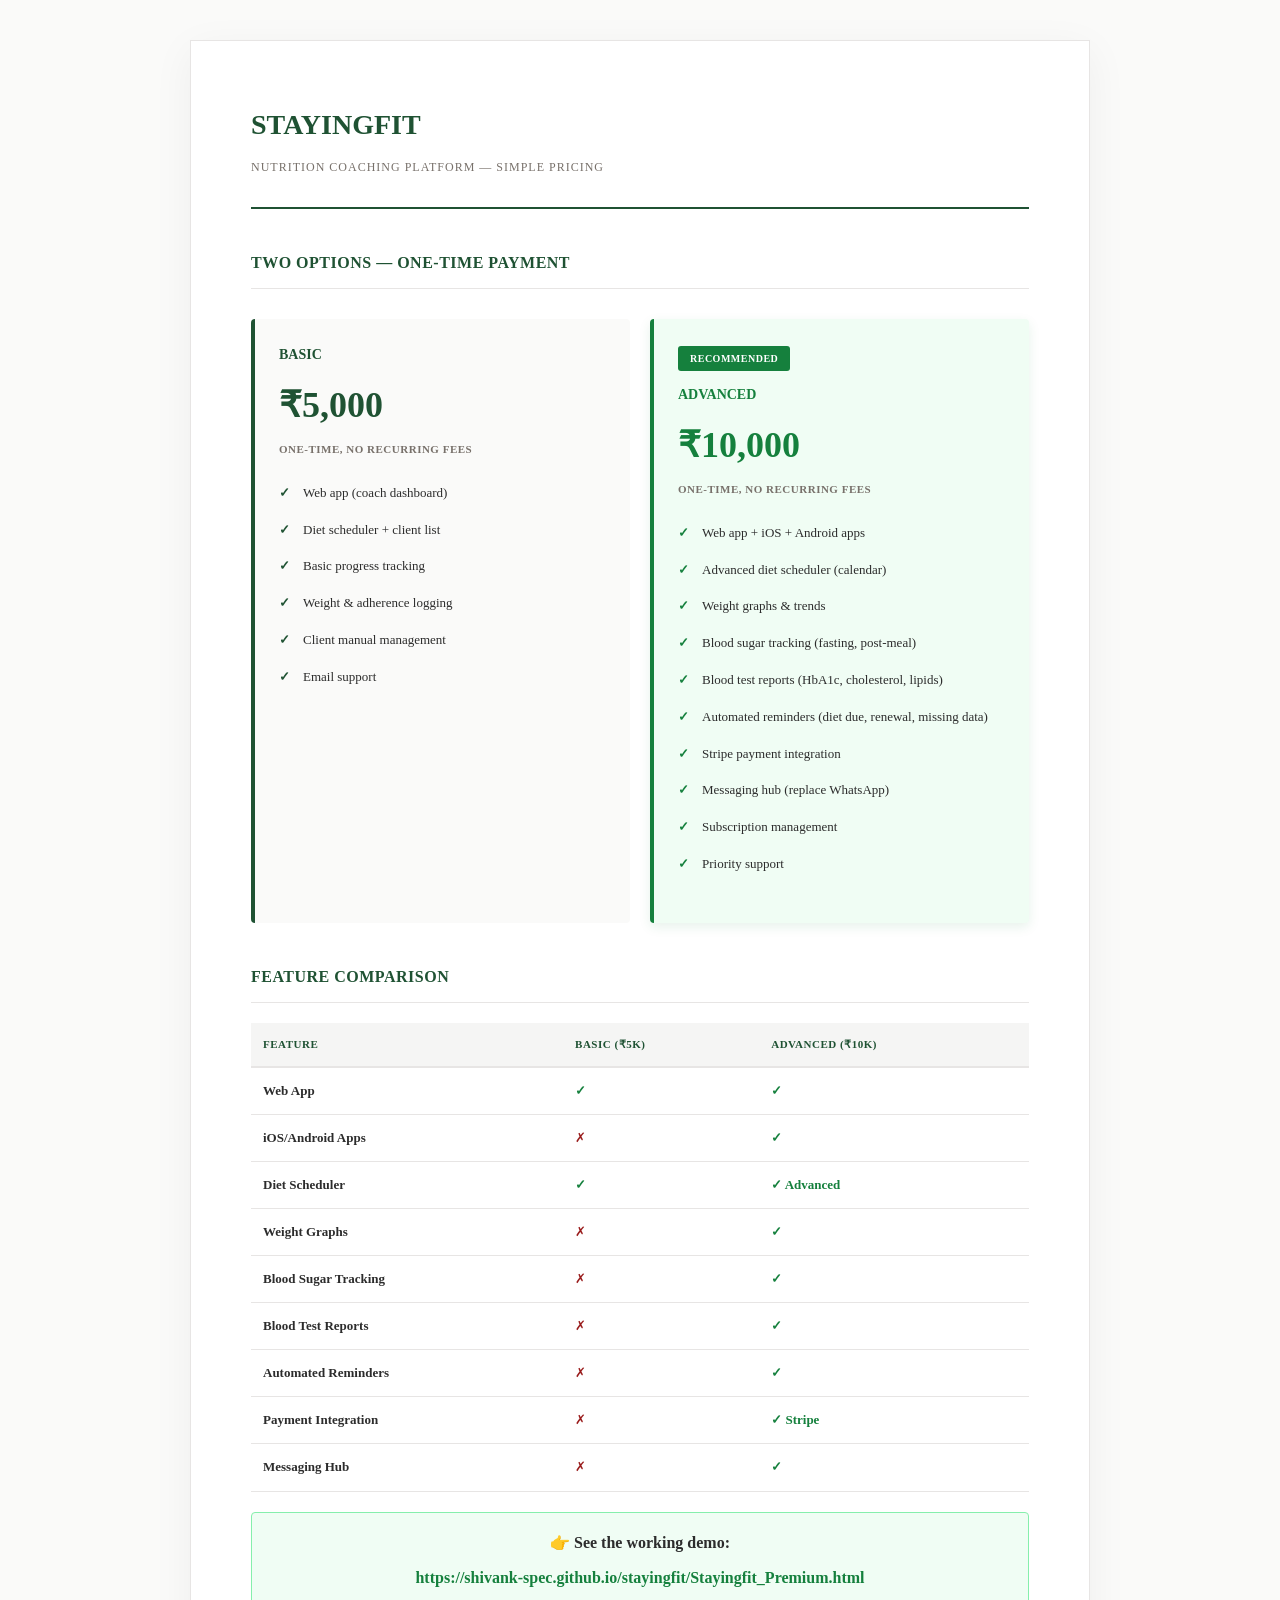
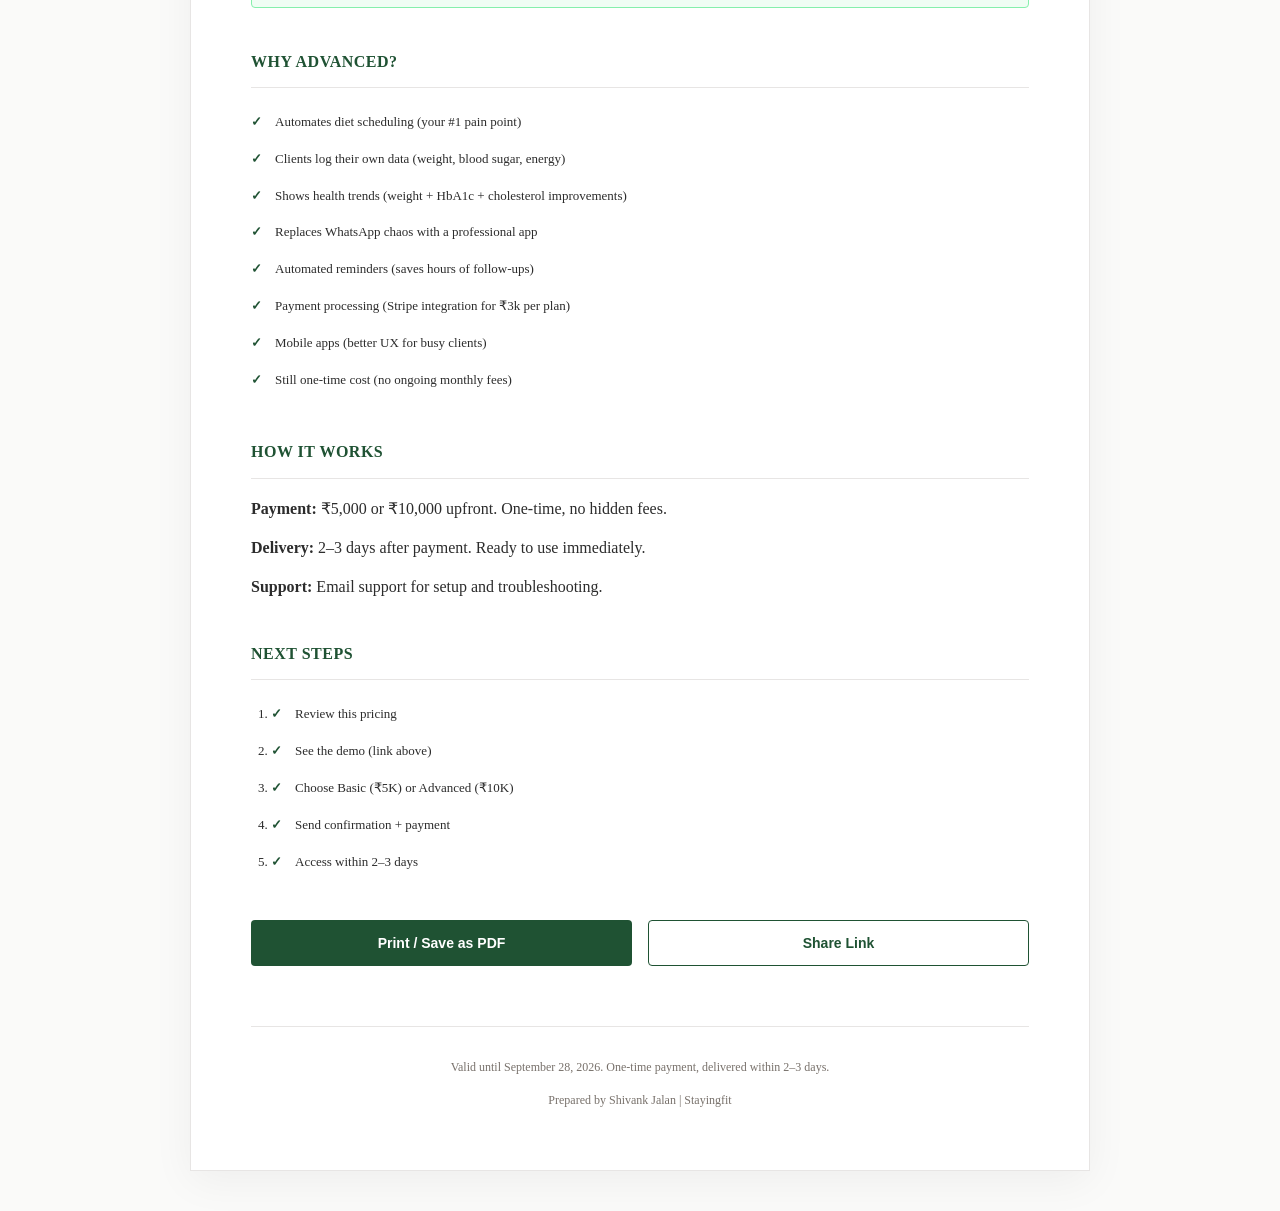
<file: Stayingfit_Quotation.html>
<!DOCTYPE html>
<html lang="en">
<head>
    <meta charset="UTF-8">
    <meta name="viewport" content="width=device-width, initial-scale=1.0">
    <title>Stayingfit — Pricing</title>
    <style>
        * { margin: 0; padding: 0; box-sizing: border-box; }
        body { font-family: 'Georgia', serif; background: #fafaf9; color: #2c2c2c; line-height: 1.7; padding: 40px 20px; }
        .container { max-width: 900px; margin: 0 auto; background: white; padding: 60px; border: 1px solid #e7e5e4; box-shadow: 0 10px 40px rgba(0,0,0,0.05); }
        header { border-bottom: 2px solid #1f5233; padding-bottom: 30px; margin-bottom: 40px; }
        h1 { font-size: 28px; color: #1f5233; margin-bottom: 8px; font-weight: 600; }
        .subtitle { font-size: 12px; color: #78716b; text-transform: uppercase; letter-spacing: 1px; }
        h2 { font-size: 16px; color: #1f5233; margin: 40px 0 16px 0; text-transform: uppercase; letter-spacing: 0.5px; font-weight: 600; border-bottom: 1px solid #e7e5e4; padding-bottom: 12px; }
        .pricing-grid { display: grid; grid-template-columns: 1fr 1fr; gap: 20px; margin: 30px 0; }
        .pricing-box { background: #fafaf9; border-left: 4px solid #1f5233; padding: 24px; border-radius: 4px; }
        .pricing-box.advanced { background: #f0fdf4; border-left-color: #15803d; box-shadow: 0 4px 12px rgba(21,128,61,0.1); }
        .recommended { display: inline-block; background: #15803d; color: white; padding: 4px 12px; border-radius: 3px; font-size: 10px; font-weight: 700; text-transform: uppercase; letter-spacing: 0.5px; margin-bottom: 12px; }
        .price-title { font-size: 14px; font-weight: 600; color: #1f5233; margin-bottom: 8px; }
        .pricing-box.advanced .price-title { color: #15803d; }
        .price-amount { font-size: 36px; font-weight: 700; color: #1f5233; margin-bottom: 4px; }
        .pricing-box.advanced .price-amount { color: #15803d; }
        .price-type { font-size: 11px; color: #78716b; text-transform: uppercase; letter-spacing: 0.5px; margin-bottom: 16px; font-weight: 600; }
        ul { list-style: none; margin: 16px 0; }
        li { padding: 8px 0 8px 24px; position: relative; font-size: 13px; line-height: 1.6; }
        li:before { content: "✓"; position: absolute; left: 0; color: #1f5233; font-weight: bold; }
        .pricing-box.advanced li:before { color: #15803d; }
        .comparison { width: 100%; margin: 20px 0; border-collapse: collapse; }
        .comparison th { background: #f5f5f4; padding: 12px; text-align: left; font-weight: 600; font-size: 11px; color: #1f5233; border-bottom: 2px solid #e7e5e4; text-transform: uppercase; letter-spacing: 0.5px; }
        .comparison td { padding: 12px; border-bottom: 1px solid #e7e5e4; font-size: 13px; }
        .check { color: #15803d; font-weight: bold; }
        .cross { color: #991b1b; }
        .demo-link { background: #f0fdf4; border: 1px solid #86efac; padding: 16px; border-radius: 4px; margin: 20px 0; text-align: center; }
        .demo-link a { color: #15803d; text-decoration: none; font-weight: 600; word-break: break-all; }
        .button-group { display: grid; grid-template-columns: 1fr 1fr; gap: 16px; margin-top: 40px; }
        button { padding: 14px 24px; background: #1f5233; color: white; border: none; border-radius: 4px; font-size: 14px; font-weight: 600; cursor: pointer; transition: background 0.2s; }
        button:hover { background: #154329; }
        button.secondary { background: white; color: #1f5233; border: 1px solid #1f5233; }
        button.secondary:hover { background: #fafaf9; }
        .footer { margin-top: 60px; padding-top: 30px; border-top: 1px solid #e7e5e4; font-size: 12px; color: #78716b; text-align: center; }
        @media (max-width: 768px) { .pricing-grid { grid-template-columns: 1fr; } .button-group { grid-template-columns: 1fr; } }
    </style>
</head>
<body>
    <div class="container">
        <header>
            <h1>STAYINGFIT</h1>
            <p class="subtitle">Nutrition Coaching Platform — Simple Pricing</p>
        </header>

        <div>
            <h2>Two Options — One-Time Payment</h2>

            <div class="pricing-grid">
                <div class="pricing-box">
                    <div class="price-title">BASIC</div>
                    <div class="price-amount">₹5,000</div>
                    <div class="price-type">One-time, no recurring fees</div>
                    <ul>
                        <li>Web app (coach dashboard)</li>
                        <li>Diet scheduler + client list</li>
                        <li>Basic progress tracking</li>
                        <li>Weight & adherence logging</li>
                        <li>Client manual management</li>
                        <li>Email support</li>
                    </ul>
                </div>

                <div class="pricing-box advanced">
                    <div class="recommended">RECOMMENDED</div>
                    <div class="price-title">ADVANCED</div>
                    <div class="price-amount">₹10,000</div>
                    <div class="price-type">One-time, no recurring fees</div>
                    <ul>
                        <li>Web app + iOS + Android apps</li>
                        <li>Advanced diet scheduler (calendar)</li>
                        <li>Weight graphs & trends</li>
                        <li>Blood sugar tracking (fasting, post-meal)</li>
                        <li>Blood test reports (HbA1c, cholesterol, lipids)</li>
                        <li>Automated reminders (diet due, renewal, missing data)</li>
                        <li>Stripe payment integration</li>
                        <li>Messaging hub (replace WhatsApp)</li>
                        <li>Subscription management</li>
                        <li>Priority support</li>
                    </ul>
                </div>
            </div>
        </div>

        <h2>Feature Comparison</h2>
        <table class="comparison">
            <thead>
                <tr>
                    <th>Feature</th>
                    <th>Basic (₹5K)</th>
                    <th>Advanced (₹10K)</th>
                </tr>
            </thead>
            <tbody>
                <tr>
                    <td><strong>Web App</strong></td>
                    <td class="check">✓</td>
                    <td class="check">✓</td>
                </tr>
                <tr>
                    <td><strong>iOS/Android Apps</strong></td>
                    <td class="cross">✗</td>
                    <td class="check">✓</td>
                </tr>
                <tr>
                    <td><strong>Diet Scheduler</strong></td>
                    <td class="check">✓</td>
                    <td class="check">✓ Advanced</td>
                </tr>
                <tr>
                    <td><strong>Weight Graphs</strong></td>
                    <td class="cross">✗</td>
                    <td class="check">✓</td>
                </tr>
                <tr>
                    <td><strong>Blood Sugar Tracking</strong></td>
                    <td class="cross">✗</td>
                    <td class="check">✓</td>
                </tr>
                <tr>
                    <td><strong>Blood Test Reports</strong></td>
                    <td class="cross">✗</td>
                    <td class="check">✓</td>
                </tr>
                <tr>
                    <td><strong>Automated Reminders</strong></td>
                    <td class="cross">✗</td>
                    <td class="check">✓</td>
                </tr>
                <tr>
                    <td><strong>Payment Integration</strong></td>
                    <td class="cross">✗</td>
                    <td class="check">✓ Stripe</td>
                </tr>
                <tr>
                    <td><strong>Messaging Hub</strong></td>
                    <td class="cross">✗</td>
                    <td class="check">✓</td>
                </tr>
            </tbody>
        </table>

        <div class="demo-link">
            <p style="margin-bottom: 8px;">👉 <strong>See the working demo:</strong></p>
            <a href="https://shivank-spec.github.io/stayingfit/Stayingfit_Premium.html" target="_blank">https://shivank-spec.github.io/stayingfit/Stayingfit_Premium.html</a>
        </div>

        <h2>Why Advanced?</h2>
        <ul>
            <li>Automates diet scheduling (your #1 pain point)</li>
            <li>Clients log their own data (weight, blood sugar, energy)</li>
            <li>Shows health trends (weight + HbA1c + cholesterol improvements)</li>
            <li>Replaces WhatsApp chaos with a professional app</li>
            <li>Automated reminders (saves hours of follow-ups)</li>
            <li>Payment processing (Stripe integration for ₹3k per plan)</li>
            <li>Mobile apps (better UX for busy clients)</li>
            <li>Still one-time cost (no ongoing monthly fees)</li>
        </ul>

        <h2>How It Works</h2>
        <p><strong>Payment:</strong> ₹5,000 or ₹10,000 upfront. One-time, no hidden fees.</p>
        <p style="margin-top: 12px;"><strong>Delivery:</strong> 2–3 days after payment. Ready to use immediately.</p>
        <p style="margin-top: 12px;"><strong>Support:</strong> Email support for setup and troubleshooting.</p>

        <h2>Next Steps</h2>
        <ol style="margin-left: 20px; font-size: 13px; line-height: 1.8;">
            <li>Review this pricing</li>
            <li>See the demo (link above)</li>
            <li>Choose Basic (₹5K) or Advanced (₹10K)</li>
            <li>Send confirmation + payment</li>
            <li>Access within 2–3 days</li>
        </ol>

        <div class="button-group">
            <button onclick="window.print()">Print / Save as PDF</button>
            <button class="secondary" onclick="alert('Share this page')">Share Link</button>
        </div>

        <div class="footer">
            <p>Valid until September 28, 2026. One-time payment, delivered within 2–3 days.</p>
            <p style="margin-top: 12px;">Prepared by Shivank Jalan | Stayingfit</p>
        </div>
    </div>
</body>
</html>
</file>
<file: styles.css>
/* Stayingfit styles (shared with the demo) */
:root{
  --bg:#f5f1e8;--card:#ffffff;--ink:#16201a;--muted:#57605a;--line:#dcd8ce;--soft:#ebe8df;
  --forest:#1f5233;--slate:#2c5282;--gold:#8a5a00;--gold-fill:#d99a1c;--ember:#c2410c;--water:#2a6db0;--danger:#b42318;
  --btn:#1f5233;--btn-h:#173f27;--btn-ink:#ffffff;--scrim:rgba(241,239,233,.94);
  --display:'Fraunces',Georgia,'Times New Roman',serif;--sans:'Instrument Sans',system-ui,-apple-system,'Segoe UI',sans-serif;--mono:'IBM Plex Mono',ui-monospace,Menlo,monospace;
}
@media (prefers-color-scheme: dark){:root:not([data-theme="light"]){color-scheme:dark;
  --bg:#0d120f;--card:#151b17;--ink:#ecebe3;--muted:#a3a99f;--line:#2a332c;--soft:#1e2620;
  --forest:#62b183;--slate:#8aabe2;--gold:#e8b04a;--gold-fill:#e8b04a;--ember:#f08240;--water:#5c9de2;--danger:#ff8a80;
  --btn:#62b183;--btn-h:#7cc79a;--btn-ink:#0d120f;--scrim:rgba(13,18,15,.94)}}
:root[data-theme="dark"]{color-scheme:dark;
  --bg:#0d120f;--card:#151b17;--ink:#ecebe3;--muted:#a3a99f;--line:#2a332c;--soft:#1e2620;
  --forest:#62b183;--slate:#8aabe2;--gold:#e8b04a;--gold-fill:#e8b04a;--ember:#f08240;--water:#5c9de2;--danger:#ff8a80;
  --btn:#62b183;--btn-h:#7cc79a;--btn-ink:#0d120f;--scrim:rgba(13,18,15,.94)}
*{box-sizing:border-box}
body{background:var(--bg);color:var(--ink);font:15px/1.5 var(--sans);-webkit-font-smoothing:antialiased}
h1,h2,h3{font-family:var(--display);font-weight:600;letter-spacing:-.015em;margin:0;text-wrap:balance}
h2{font-size:24px;line-height:1.15}
p{margin:0}
button,input,select,textarea{font:inherit;color:inherit}
.num{font-variant-numeric:tabular-nums}
.mono{font-family:var(--mono)}
.eyebrow{font:500 11px/1.2 var(--mono);letter-spacing:.09em;text-transform:uppercase;color:var(--muted)}
.muted{color:var(--muted)}
.small{font-size:13px}

/* nav */
.nav{position:sticky;top:env(safe-area-inset-top,0px);z-index:20;background:linear-gradient(90deg,#1f5233 0%,#24496a 55%,#2c5282 100%);color:#fff}
.nav-in{max-width:1344px;margin:0 auto;padding-inline:24px;display:flex;align-items:center;justify-content:space-between;gap:16px;min-height:64px}
.brand{display:flex;align-items:center;gap:10px;font-family:var(--display);font-size:21px;font-weight:600}
.tabs{display:flex;gap:4px;height:64px}
.tab{appearance:none;background:none;border:0;border-bottom:2px solid transparent;color:rgba(255,255,255,.75);font-weight:600;font-size:15px;padding:0 14px;cursor:pointer;transition:color .15s,border-color .15s}
.tab:hover{color:#fff}
.tab[aria-selected="true"]{color:#fff;border-bottom-color:#fff}
.tab:focus-visible{outline:2px solid #fff;outline-offset:-4px}
.conn{font:500 11px var(--mono);letter-spacing:.06em;text-transform:uppercase;border:1px solid rgba(255,255,255,.4);padding:4px 8px;color:rgba(255,255,255,.85);white-space:nowrap}

.wrap{max-width:1344px;margin:0 auto;padding-inline:24px;padding-block:24px 64px}
@media (max-width:600px){.wrap,.nav-in{padding-inline:16px}.conn{display:none}}

/* hero */
.hero{position:relative;overflow:hidden;background:var(--card);border:1px solid var(--line);border-radius:6px;margin-bottom:24px}
.hero svg.contours{position:absolute;inset:0;width:100%;height:100%}
.contours path{fill:none;stroke:var(--line);stroke-width:1}
.hero-in{position:relative;padding:32px;display:flex;flex-wrap:wrap;justify-content:space-between;align-items:flex-end;gap:28px}
.hero h1{font-size:clamp(30px,4vw,44px);line-height:1.05;max-width:18ch}
.hero-copy{display:flex;flex-direction:column;gap:12px;max-width:560px}
.stats{display:grid;grid-template-columns:repeat(4,minmax(0,auto));gap:0}
.stat{display:flex;flex-direction:column;gap:6px;padding:0 24px;border-left:1px solid var(--line)}
.stat-num{font-family:var(--display);font-size:38px;line-height:1;font-weight:600;letter-spacing:-.02em;display:inline-flex;align-items:center;gap:8px;transform-origin:left center}
.stat.bump .stat-num{animation:bump .55s cubic-bezier(.2,1.6,.3,1)}
@keyframes bump{40%{transform:scale(1.2);color:var(--gold)}}
@media (max-width:700px){.hero-in{padding:22px 18px}.stats{grid-template-columns:repeat(2,minmax(0,1fr));width:100%;border-top:1px solid var(--line)}.stat{padding:14px 12px 0 0;border-left:0}.stat-num{font-size:30px}}

/* grid + cards */
.grid{display:grid;grid-template-columns:repeat(12,minmax(0,1fr));gap:24px;align-items:start}
.s4{grid-column:span 4}.s5{grid-column:span 5}.s7{grid-column:span 7}.s8{grid-column:span 8}.s12{grid-column:span 12}
@media (max-width:1040px){.grid{grid-template-columns:minmax(0,1fr);gap:16px}.s4,.s5,.s7,.s8,.s12{grid-column:auto}}
.card{position:relative;background:var(--card);border:1px solid var(--line);border-radius:6px;padding:24px;display:flex;flex-direction:column;gap:18px;min-width:0}
@media (max-width:600px){.card{padding:18px}}
.card-h{display:flex;justify-content:space-between;align-items:flex-end;gap:12px;flex-wrap:wrap}
.card-h > div:first-child,.card-h .head > div{display:flex;flex-direction:column;gap:6px}
[hidden]{display:none!important}
.divider{border-top:1px solid var(--line)}

/* controls */
.btn{appearance:none;border:0;background:var(--btn);color:var(--btn-ink);font-weight:600;font-size:14px;padding:0 18px;height:44px;border-radius:4px;cursor:pointer;transition:background .15s,transform .08s;white-space:nowrap}
.btn:hover{background:var(--btn-h)}
.btn:active{transform:translateY(1px)}
.btn[disabled]{opacity:.5;cursor:not-allowed}
.ghost{appearance:none;background:transparent;color:var(--ink);border:1px solid var(--line);font-weight:600;font-size:13px;height:36px;padding:0 12px;border-radius:4px;cursor:pointer;transition:border-color .15s;white-space:nowrap}
.ghost:hover{border-color:var(--ink)}
.ghost.danger{color:var(--danger)}
.ghost.danger:hover{border-color:var(--danger)}
.input,.select,.ta{border:1px solid var(--line);background:var(--card);border-radius:4px;outline:none;width:100%;transition:border-color .15s,box-shadow .15s}
.input,.select{height:44px;padding:0 12px}
.ta{padding:10px 12px;resize:vertical;line-height:1.45}
.input:focus,.select:focus,.ta:focus{border-color:var(--forest);box-shadow:0 0 0 3px color-mix(in srgb,var(--forest) 20%,transparent)}
.input::placeholder,.ta::placeholder{color:var(--muted)}
label.lbl{font-size:13px;font-weight:600}
.field{display:flex;flex-direction:column;gap:6px;min-width:0}
.row{display:flex;gap:10px;align-items:flex-end;flex-wrap:wrap}
.chip{appearance:none;height:40px;padding:0 12px;border:1px solid var(--line);background:transparent;font-size:13px;font-weight:500;border-radius:3px;cursor:pointer;transition:background .15s,color .15s,border-color .15s;white-space:nowrap}
.chip:hover{border-color:var(--ink)}
.chip[aria-pressed="true"]{background:var(--ink);color:var(--card);border-color:var(--ink)}
.err{color:var(--danger);font-size:13px}
:focus-visible{outline:2px solid var(--slate);outline-offset:2px}
.tag{display:inline-flex;align-items:center;height:22px;padding:0 8px;font:500 11px var(--mono);letter-spacing:.04em;border:1px solid var(--line);color:var(--muted);border-radius:2px;white-space:nowrap}
.tag.gold{border-color:var(--gold);color:var(--gold)}
.tag.slate{border-color:var(--slate);color:var(--slate)}
.tag.danger{border-color:var(--danger);color:var(--danger)}
.tag.ember{border-color:var(--ember);color:var(--ember)}
.notice{padding:12px 14px;background:var(--soft);font-size:14px;line-height:1.45}
.banner{display:flex;gap:14px;align-items:flex-start;padding:14px 16px;background:var(--card);border:1px solid var(--line);border-radius:6px;margin-bottom:16px}
.banner .mark{width:36px;height:36px;border-radius:8px;background:#1f5233;display:flex;align-items:center;justify-content:center;flex-shrink:0}
.who{display:flex;align-items:center;gap:12px;flex-wrap:wrap;margin-bottom:16px}
.who .select{width:auto;min-width:200px}

/* icons */
.ic{fill:none;stroke:currentColor;stroke-width:1.8;stroke-linecap:round;stroke-linejoin:round}
.flame-o{fill:var(--ember)}.flame-i{fill:var(--gold-fill)}.star{fill:var(--gold-fill)}
.flame{transform-origin:50% 90%;animation:flicker 2.8s ease-in-out infinite}
.flame.grow{animation:grow .9s cubic-bezier(.2,1.5,.3,1)}
@keyframes flicker{50%{transform:scale(1.04,.96)}}
@keyframes grow{0%{transform:scale(.7)}45%{transform:scale(1.45)}100%{transform:scale(1)}}

/* chart */
.chart{width:100%;display:block}
.chart .grid-l{stroke:var(--line);stroke-width:1}
.chart .goal{stroke:var(--slate);stroke-width:1.5;stroke-dasharray:5 5}
.chart .area{fill:var(--forest);opacity:.1}
.chart .line{fill:none;stroke:var(--forest);stroke-width:2.5;stroke-linejoin:round;stroke-linecap:round}
.chart .dot{fill:var(--card);stroke:var(--forest);stroke-width:1.5}
.chart .last{fill:var(--forest)}
.chart .halo{fill:var(--forest);opacity:.2;transform-box:fill-box;transform-origin:center;animation:halo 2s ease-out infinite}
@keyframes halo{0%{transform:scale(.6);opacity:.35}100%{transform:scale(2.3);opacity:0}}
.chart text{font:500 11px var(--mono);fill:var(--muted)}
.chart .goal-t{fill:var(--slate);font-weight:600}
.chart .tip{font:600 13px var(--sans);fill:var(--ink)}
.chart .line.draw{stroke-dasharray:1;stroke-dashoffset:1;animation:draw 1.1s cubic-bezier(.3,.7,.2,1) forwards}
.chart .area.draw{animation:areain 1.1s ease-out both}
@keyframes draw{to{stroke-dashoffset:0}}
@keyframes areain{from{opacity:0}}
.chart .hov-l{stroke:var(--muted);stroke-width:1;stroke-dasharray:3 3}
.chart .hov-d{fill:var(--forest);stroke:var(--card);stroke-width:2}
.chart .hov-bg{fill:var(--ink)}
.chart .hov-t{font:600 12px var(--sans);fill:var(--card)}
.chart .hov-s{font:500 10px var(--mono);fill:var(--card);opacity:.75}

/* hero foot: level + calendar */
.hero-foot{position:relative;display:grid;grid-template-columns:minmax(0,1.4fr) minmax(0,1fr);gap:32px;padding:18px 32px 24px;border-top:1px solid var(--line);background:color-mix(in srgb,var(--card) 88%,transparent)}
@media (max-width:800px){.hero-foot{grid-template-columns:minmax(0,1fr);padding:16px 18px 20px;gap:18px}}
.lvl{display:flex;flex-direction:column;gap:10px}
.lvl-top{display:flex;align-items:center;gap:10px;flex-wrap:wrap}
.lvl-badge{font:600 11px var(--mono);letter-spacing:.08em;text-transform:uppercase;background:var(--forest);color:var(--btn-ink);padding:4px 8px}
.lvl-fill{background:linear-gradient(90deg,var(--forest),var(--slate))}
.cal{display:flex;flex-direction:column;gap:10px}
.cal-row{display:grid;grid-template-columns:repeat(14,minmax(0,1fr));gap:4px}
.cal-d{aspect-ratio:1;max-width:100%;background:var(--soft);display:flex;align-items:center;justify-content:center;font:500 9px var(--mono);color:var(--muted)}
.cal-d.on{background:var(--forest);color:var(--btn-ink)}
.cal-d.today{outline:2px solid var(--ember);outline-offset:1px}

/* demo tour */
.tour{position:relative;display:flex;gap:24px;align-items:center;flex-wrap:wrap;padding:18px 56px 18px 22px;margin-bottom:16px;border-radius:6px;color:#fff;background:linear-gradient(100deg,#1f5233 0%,#24496a 60%,#2c5282 100%)}
.tour-steps{list-style:none;margin:0;padding:0;display:grid;grid-template-columns:repeat(5,minmax(0,1fr));gap:10px;flex:1;min-width:260px}
@media (max-width:1100px){.tour-steps{grid-template-columns:repeat(3,minmax(0,1fr))}}
@media (max-width:640px){.tour-steps{grid-template-columns:repeat(2,minmax(0,1fr))}}
.tour-steps li{display:flex;gap:10px;align-items:flex-start;padding:10px 12px;background:rgba(255,255,255,.1);font-size:13px;line-height:1.35;transition:background .3s}
.tour-steps li.ok{background:rgba(255,255,255,.22)}
.tour-steps .ck{width:20px;height:20px;border:1.5px solid rgba(255,255,255,.7);flex-shrink:0;display:flex;align-items:center;justify-content:center;border-radius:50%}
.tour-steps li.ok .ck{background:#fff;border-color:#fff;color:#1f5233;animation:pop .45s cubic-bezier(.2,1.7,.3,1)}
.tour-steps li.ok span.t{text-decoration:line-through;text-decoration-color:rgba(255,255,255,.6)}
.tour-x{position:absolute;top:10px;right:10px;color:rgba(255,255,255,.8)}
.tour-x:hover{background:rgba(255,255,255,.15);color:#fff}

/* entrance */
.card,.hero{animation:rise .5s cubic-bezier(.2,.8,.2,1) both}
.grid > .card:nth-child(2){animation-delay:.05s}.grid > .card:nth-child(3){animation-delay:.1s}.grid > .card:nth-child(4){animation-delay:.15s}.grid > .card:nth-child(n+5){animation-delay:.2s}
@keyframes rise{from{transform:translateY(10px);opacity:.4}}

/* coach sparkline + drawer */
.spark{display:block}
.spark path{fill:none;stroke:var(--forest);stroke-width:1.6;stroke-linejoin:round;stroke-linecap:round}
.spark circle{fill:var(--forest)}
.drawer-bg{position:fixed;inset:0;z-index:40;background:rgba(10,14,12,.4);animation:fade .2s ease-out}
.drawer{position:fixed;top:0;right:0;bottom:0;z-index:41;width:min(560px,100%);background:var(--bg);border-left:1px solid var(--line);overflow-y:auto;animation:slide .28s cubic-bezier(.2,.8,.2,1);padding:calc(20px + env(safe-area-inset-top,0px)) 24px calc(32px + env(safe-area-inset-bottom,0px));display:flex;flex-direction:column;gap:16px}
@keyframes slide{from{transform:translateX(40px);opacity:.3}}
@media (max-width:600px){.drawer{padding-inline:16px}}
.d-stats{display:grid;grid-template-columns:repeat(4,minmax(0,1fr));border:1px solid var(--line);background:var(--card)}
.d-stats > div{padding:12px 14px;border-left:1px solid var(--line);display:flex;flex-direction:column;gap:2px}
.d-stats > div:first-child{border-left:0}
.d-stats strong{font:600 22px/1.1 var(--display)}
@media (max-width:480px){.d-stats{grid-template-columns:repeat(2,minmax(0,1fr))}.d-stats > div:nth-child(3){border-left:0}.d-stats > div:nth-child(n+3){border-top:1px solid var(--line)}}
.kv{display:grid;grid-template-columns:repeat(4,minmax(0,1fr));gap:12px;padding-top:14px;border-top:1px solid var(--line)}
.kv > div{display:flex;flex-direction:column;gap:4px}
.kv strong{font-size:17px}
@media (max-width:600px){.kv{grid-template-columns:repeat(2,minmax(0,1fr))}}

/* water */
.glasses{display:grid;grid-template-columns:repeat(10,minmax(0,1fr));gap:6px;justify-items:center}
@media (max-width:640px){.glasses{grid-template-columns:repeat(5,minmax(0,1fr));row-gap:14px}}
.glass-btn{appearance:none;background:none;border:0;padding:4px 0 0;cursor:pointer;display:flex;flex-direction:column;align-items:center;gap:6px;color:var(--muted);font:500 12px var(--mono);min-width:44px}
.glass{width:54px;height:80px;transition:transform .12s;overflow:visible}
@media (max-width:640px){.glass{width:46px;height:68px}}
.glass-btn:hover .glass{transform:translateY(-3px)}
.glass-btn:active .glass{transform:scale(.94)}
.g-out{fill:none;stroke:var(--line);stroke-width:2.5;stroke-linejoin:round;transition:stroke .2s}
.glass-btn:hover .g-out,.glass-btn.full .g-out{stroke:var(--water)}
.glass-btn.full{color:var(--water)}
.g-shine{fill:none;stroke:#fff;stroke-width:2;stroke-linecap:round;opacity:.5}
.wclip{clip-path:url(#gclip)}
.wf{transition:transform .55s cubic-bezier(.2,.9,.25,1)}
.wave{fill:var(--water);opacity:.88;animation:wave 2.2s linear infinite}
@keyframes wave{to{transform:translateX(24px)}}
.glass-btn.tapped .glass{animation:splash .45s cubic-bezier(.2,1.6,.3,1)}
@keyframes splash{50%{transform:scale(1.08)}}

/* bars, rings */
.track{height:8px;background:var(--soft);overflow:hidden}
.fill{height:100%;background:var(--forest);transition:width .5s cubic-bezier(.2,.9,.25,1)}
.fill.done{background:var(--gold-fill)}
.ring-t{fill:none;stroke:var(--soft);stroke-width:10}
.ring-v{fill:none;stroke:var(--forest);stroke-width:10;transform:rotate(-90deg);transform-origin:50px 50px;transition:stroke-dasharray .5s}
.ring-v.over{stroke:var(--ember)}

/* food results */
.results{border:1px solid var(--line);margin-top:-8px}
.result{appearance:none;display:flex;width:100%;min-height:48px;align-items:center;justify-content:space-between;gap:12px;padding:8px 12px;border:0;border-bottom:1px solid var(--line);background:transparent;text-align:left;cursor:pointer}
.result:last-child{border-bottom:0}
.result:hover{background:var(--soft)}
.list-row{display:flex;align-items:center;gap:12px;padding:6px 0;border-bottom:1px solid var(--line);font-size:14px}
.x{appearance:none;border:0;background:transparent;color:var(--muted);cursor:pointer;width:36px;height:36px;display:flex;align-items:center;justify-content:center;border-radius:3px;flex-shrink:0}
.x:hover{color:var(--ink);background:var(--soft)}

/* badges */
.badges{display:grid;grid-template-columns:repeat(5,minmax(0,1fr));gap:16px}
@media (max-width:640px){.badges{grid-template-columns:repeat(3,minmax(0,1fr))}}
.badge{display:flex;flex-direction:column;align-items:center;text-align:center;gap:6px}
.badge svg{width:72px;height:72px}
.hex-l{fill:var(--soft);stroke:var(--line);stroke-width:1.5}
.gl{fill:none;stroke:var(--muted);stroke-width:1.8;stroke-linecap:round;stroke-linejoin:round}
.gl.on{stroke:#fff}
.badge.new svg{animation:badgein .8s cubic-bezier(.2,1.4,.3,1) both}
@keyframes badgein{0%{transform:scale(.2) rotate(-30deg);opacity:0}100%{transform:none;opacity:1}}

/* leaderboard */
.lbtabs{display:flex;gap:20px}
.lbtab{appearance:none;border:0;background:transparent;color:var(--muted);font-weight:600;font-size:13px;height:40px;padding:0 2px;border-bottom:2px solid transparent;cursor:pointer}
.lbtab:hover{color:var(--ink)}
.lbtab[aria-pressed="true"]{color:var(--ink);border-bottom-color:var(--forest)}
.lb{margin:0 -24px -24px}
.lb-row{display:grid;grid-template-columns:40px 40px minmax(90px,200px) minmax(0,1fr) 110px;align-items:center;gap:14px;padding:12px 24px;border-top:1px solid var(--line)}
.lb-row.me{background:color-mix(in srgb,var(--slate) 9%,transparent)}
.lb-bar{height:10px;background:var(--forest);transition:width .5s}
.lb-row.me .lb-bar{background:var(--slate)}
.rank{font-family:var(--display);font-size:22px;font-weight:600;color:var(--muted)}
.rank.first{color:var(--gold)}
.avatar{width:36px;height:36px;display:inline-flex;align-items:center;justify-content:center;font-weight:600;font-size:12px;background:var(--soft);border-radius:50%;flex-shrink:0}
.lb-row.me .avatar{background:var(--slate);color:#fff}
@media (max-width:600px){.lb{margin:0 -18px -18px}.lb-row{grid-template-columns:24px 36px minmax(0,1fr) 70px;padding:12px 18px}.lb-row .lb-track{grid-column:3/4;grid-row:2}}

/* coach table */
.tbl-wrap{overflow-x:auto;margin:0 -24px}
table{border-collapse:collapse;width:100%;min-width:880px}
th{text-align:left;padding:0 14px;border-bottom:1px solid var(--line);font-weight:500;white-space:nowrap}
th:first-child,td:first-child{padding-left:24px}th:last-child,td:last-child{padding-right:24px}
td{padding:0 14px;height:56px;border-bottom:1px solid var(--line);font-size:14px;white-space:nowrap}
tbody tr:hover{background:var(--soft)}
tbody tr.sel{background:color-mix(in srgb,var(--slate) 9%,transparent)}
.th{appearance:none;background:none;border:0;padding:0;color:var(--muted);font:500 11px var(--mono);letter-spacing:.08em;text-transform:uppercase;cursor:pointer;height:36px;display:inline-flex;align-items:center;gap:4px}
.th:hover,.th.on{color:var(--ink)}
.minibar{display:inline-block;width:56px;height:6px;background:var(--soft);vertical-align:middle;margin-right:8px}
.minibar i{display:block;height:100%;background:var(--forest)}
.plan-grid{display:grid;grid-template-columns:84px repeat(4,minmax(150px,1fr));overflow-x:auto}
.plan-col{display:flex;flex-direction:column;gap:8px;padding:10px;border:1px solid var(--line);margin-left:-1px;min-width:0}
.plan-col.on{border-color:var(--forest);background:color-mix(in srgb,var(--forest) 6%,transparent);position:relative;z-index:1}
.plan-col .ta{height:76px;font-size:13px;resize:none}
.plan-lbl{display:flex;flex-direction:column;gap:8px;padding:10px 10px 10px 0}
.plan-lbl span{height:76px;display:flex;align-items:center;font-size:13px;font-weight:600}
.daytabs{display:flex}
.daytab{appearance:none;border:1px solid var(--line);background:transparent;height:40px;padding:0 14px;font-weight:600;font-size:13px;cursor:pointer;margin-left:-1px}
.daytab:first-child{margin-left:0}
.daytab[aria-pressed="true"]{background:var(--forest);border-color:var(--forest);color:var(--btn-ink);position:relative}
.tl{display:grid;grid-template-columns:repeat(14,minmax(0,1fr));border:1px solid var(--line);border-left:0}
.tl-c{display:flex;flex-direction:column;align-items:center;gap:4px;padding:8px 0;border-left:1px solid var(--line);min-height:88px}
.tl-c.today{background:var(--soft)}
.tl-dot{width:10px;height:10px;background:var(--slate)}
.tl-dot.over{background:var(--danger)}
.dx-row{display:grid;grid-template-columns:minmax(0,1fr) 128px auto;gap:10px;align-items:center;padding:8px 0;border-bottom:1px solid var(--line)}
.dx-row .select{height:36px;font-size:13px}
.status{font:600 11px var(--mono);letter-spacing:.04em;text-transform:uppercase;text-align:right;white-space:nowrap}
.status.over{color:var(--danger)}.status.soon{color:var(--ember)}.status.ok{color:var(--muted)}
.hbar-row{display:grid;grid-template-columns:120px minmax(0,1fr) 72px;gap:12px;align-items:center;font-size:13px}
.hbar{height:14px;background:var(--forest);transition:width .5s}
.notif{border:1px solid var(--line);background:var(--bg);padding:14px 16px;display:flex;gap:12px;align-items:flex-start}
.empty{padding:20px;border:1px dashed var(--line);text-align:center;color:var(--muted);font-size:14px}


/* staff tabs */
.tabs{overflow-x:auto;scrollbar-width:none}
.tabs::-webkit-scrollbar{display:none}
@media (max-width:880px){.nav-in{flex-wrap:wrap;min-height:0;padding-top:10px;row-gap:0}.tabs{order:3;width:100%;height:48px}.tab{padding:0 12px;flex-shrink:0}}
/* messages */
.thread{display:flex;flex-direction:column;gap:14px;max-height:400px;min-height:160px;overflow-y:auto;padding:4px 2px}
.msg{display:flex;flex-direction:column;gap:4px;max-width:86%;align-self:flex-start;align-items:flex-start}
.msg.mine{align-self:flex-end;align-items:flex-end}
.msg .who{font:500 11px var(--mono);color:var(--muted);letter-spacing:.02em}
.bubble{padding:10px 12px;background:var(--soft);font-size:14px;line-height:1.45;border-radius:2px 10px 10px 10px;white-space:pre-wrap;overflow-wrap:anywhere}
.msg.coachmsg .bubble{background:color-mix(in srgb,var(--slate) 13%,var(--card))}
.msg.mine .bubble{background:var(--forest);color:var(--btn-ink);border-radius:10px 2px 10px 10px}
.reacts{display:flex;gap:4px;flex-wrap:wrap}
.react{appearance:none;border:1px solid var(--line);background:var(--card);height:30px;min-width:38px;padding:0 8px;font-size:13px;border-radius:15px;cursor:pointer;display:inline-flex;align-items:center;justify-content:center;gap:4px;transition:transform .1s,border-color .15s}
.react:hover{border-color:var(--ink)}
.react[aria-pressed="true"]{border-color:var(--forest);background:color-mix(in srgb,var(--forest) 13%,var(--card))}
.react:active{transform:scale(.88)}
.react .n{font:500 11px var(--mono)}
.composer{display:flex;gap:8px}
.threads{display:flex;flex-direction:column;border:1px solid var(--line);align-self:start}
.th-item{appearance:none;display:flex;gap:10px;align-items:center;text-align:left;padding:10px 12px;border:0;border-bottom:1px solid var(--line);background:transparent;cursor:pointer;min-width:0;width:100%}
.th-item:last-child{border-bottom:0}
.th-item:hover{background:var(--soft)}
.th-item[aria-pressed="true"]{background:color-mix(in srgb,var(--slate) 11%,transparent)}
.dot-new{width:9px;height:9px;background:var(--ember);border-radius:50%;flex-shrink:0}
.inbox{display:grid;grid-template-columns:minmax(190px,250px) minmax(0,1fr);gap:16px}
@media (max-width:700px){.inbox{grid-template-columns:minmax(0,1fr)}.threads{max-height:240px;overflow-y:auto}}
.sr{position:absolute;width:1px;height:1px;overflow:hidden;clip:rect(0 0 0 0);white-space:nowrap}
/* health */
.hl{display:grid;grid-template-columns:repeat(4,minmax(0,1fr));border:1px solid var(--line)}
.hl.two{grid-template-columns:repeat(2,minmax(0,1fr))}
.hl > div{padding:12px 14px;border-left:1px solid var(--line);display:flex;flex-direction:column;gap:3px;min-width:0}
.hl > div:first-child{border-left:0}
.hl strong{font:600 24px/1.1 var(--display)}
@media (max-width:600px){.hl:not(.two){grid-template-columns:repeat(2,minmax(0,1fr))}.hl:not(.two) > div:nth-child(3){border-left:0}.hl:not(.two) > div:nth-child(n+3){border-top:1px solid var(--line)}}
.st-ok{color:var(--forest)}.st-warn{color:var(--ember)}.st-bad{color:var(--danger)}
.sugar .band{fill:var(--forest);opacity:.08}
.sugar .lf{fill:none;stroke:var(--slate);stroke-width:2.2;stroke-linejoin:round}
.sugar .lp{fill:none;stroke:var(--ember);stroke-width:2.2;stroke-linejoin:round}
.sugar circle.f{fill:var(--slate)}.sugar circle.p{fill:var(--ember)}
.legend{display:flex;gap:16px;flex-wrap:wrap;font-size:12px;color:var(--muted)}
.legend i{display:inline-block;width:16px;height:3px;vertical-align:middle;margin-right:6px}
/* photos */
.photos{display:grid;grid-template-columns:repeat(auto-fill,minmax(76px,1fr));gap:8px}
.photos figure{margin:0;position:relative;aspect-ratio:1;max-width:100%;overflow:hidden;background:var(--soft)}
.photos img{width:100%;height:100%;object-fit:cover;display:block}
.photos figcaption{position:absolute;left:0;right:0;bottom:0;font:500 9px var(--mono);color:#fff;background:rgba(0,0,0,.5);padding:2px 5px}
.filebtn{position:relative;overflow:hidden;display:inline-flex;align-items:center;gap:8px}
.filebtn input{position:absolute;inset:0;opacity:0;cursor:pointer;font-size:0}
.filebtn:focus-within{outline:2px solid var(--slate);outline-offset:2px}
/* tasks */
.task{display:grid;grid-template-columns:24px minmax(0,1fr) auto;gap:14px;align-items:center;padding:13px 0;border-bottom:1px solid var(--line)}
.task.done{opacity:.5}
.task.done .t-title{text-decoration:line-through}
.cbx{appearance:none;-webkit-appearance:none;width:22px;height:22px;border:1.5px solid var(--muted);border-radius:3px;cursor:pointer;display:grid;place-items:center;margin:0;background:var(--card);flex-shrink:0}
.cbx:checked{background:var(--forest);border-color:var(--forest)}
.cbx:checked::after{content:'';width:10px;height:5px;border-left:2px solid var(--btn-ink);border-bottom:2px solid var(--btn-ink);transform:translateY(-1px) rotate(-45deg)}
.pri{display:inline-block;width:8px;height:8px;border-radius:50%;margin-right:6px;vertical-align:middle}
.tick{display:inline-flex;align-items:center;justify-content:center;width:26px;height:26px;border:1px solid var(--line);font:600 11px var(--mono);color:var(--muted)}
.tick.on{background:var(--forest);border-color:var(--forest);color:var(--btn-ink)}
/* social calendar */
.cal-scroll{overflow-x:auto}
.cal2{display:grid;grid-template-columns:repeat(7,minmax(118px,1fr));border-top:1px solid var(--line);border-left:1px solid var(--line)}
.cal2-d{min-height:126px;border-right:1px solid var(--line);border-bottom:1px solid var(--line);padding:8px;display:flex;flex-direction:column;gap:6px;min-width:0}
.cal2-d.today{background:var(--soft)}
.cal2-h{display:flex;justify-content:space-between;align-items:baseline;font:500 11px var(--mono);color:var(--muted);text-transform:uppercase;letter-spacing:.05em}
.cal2-d.today .cal2-h{color:var(--ember)}
.post{appearance:none;display:flex;flex-direction:column;gap:3px;text-align:left;border:1px solid var(--line);border-left-width:3px;background:var(--card);padding:6px 8px;font-size:12px;line-height:1.3;cursor:pointer;min-width:0;width:100%;transition:border-color .15s}
.post:hover{border-color:var(--ink)}
.post.Reel{border-left-color:var(--ember)}.post.Post{border-left-color:var(--slate)}.post.Story{border-left-color:var(--forest)}
.post .pt{display:flex;justify-content:space-between;gap:6px;font:500 9px var(--mono);text-transform:uppercase;letter-spacing:.06em;color:var(--muted)}
.post .pn{overflow:hidden;display:-webkit-box;-webkit-line-clamp:3;-webkit-box-orient:vertical}
.post.s-Posted .pn{color:var(--muted)}
.story-row{display:grid;grid-template-columns:40px minmax(0,1fr) auto;gap:14px;align-items:center;padding:12px 0;border-bottom:1px solid var(--line)}


/* ===== colour + retention pass ===== */
.nav{background:#0f2a1b}
.hero{background:linear-gradient(118deg,#1f5233 0%,#1c4a42 48%,#2c5282 100%);border:0;color:#fff}
.hero .contours path{stroke:rgba(255,255,255,.1)}
.hero .muted{color:rgba(255,255,255,.8)}
.hero .eyebrow{color:rgba(255,255,255,.72)}
.hero h1{color:#fff}
.hero .stat{border-left-color:rgba(255,255,255,.2)}
.hero .stats{border-top-color:rgba(255,255,255,.2)}
.hero .stat-num{color:#fff}
.hero .stat-num.warm{color:#ffb27a}
.hero .stat .small{color:rgba(255,255,255,.75)}
.hero-foot{background:rgba(0,0,0,.16);border-top:1px solid rgba(255,255,255,.14)}
.hero .lvl-badge{background:#fff;color:#1f5233}
.hero .track{background:rgba(255,255,255,.18)}
.hero .lvl-fill{background:linear-gradient(90deg,#e0a020,#f5c95e)}
.hero .cal-d{background:rgba(255,255,255,.12);color:rgba(255,255,255,.72)}
.hero .cal-d.on{background:#e0a020;color:#10281a}
.hero .cal-d.today{outline-color:#fff}
.goal-ring{position:relative;width:124px;height:124px;flex-shrink:0}
.goal-ring svg{width:124px;height:124px;display:block}
.gr-t{fill:none;stroke:rgba(255,255,255,.16);stroke-width:11}
.gr-v{fill:none;stroke:#e0a020;stroke-width:11;stroke-linecap:round;transform:rotate(-90deg);transform-origin:60px 60px;transition:stroke-dasharray .9s cubic-bezier(.2,.8,.2,1)}
.gr-in{position:absolute;inset:0;display:flex;flex-direction:column;align-items:center;justify-content:center;color:#fff}
.gr-in strong{font:600 30px/1 var(--display)}
.gr-in span{font:500 10px var(--mono);letter-spacing:.08em;text-transform:uppercase;color:rgba(255,255,255,.75);margin-top:4px}
@media (max-width:700px){.goal-ring{width:96px;height:96px}.goal-ring svg{width:96px;height:96px}.gr-in strong{font-size:24px}}
.card-h > div.head{flex-direction:row;align-items:center;gap:14px}
.ictile{width:42px;height:42px;border-radius:10px;display:flex;align-items:center;justify-content:center;flex-shrink:0;color:#fff}
.ictile svg{width:21px;height:21px}
.btn{box-shadow:inset 0 -2px 0 rgba(0,0,0,.18)}
.water-card{background:linear-gradient(180deg,var(--card) 50%,color-mix(in srgb,var(--water) 10%,var(--card)))}
/* rewards */
.rewards{background:linear-gradient(100deg,var(--card) 0%,var(--card) 55%,color-mix(in srgb,var(--gold-fill) 12%,var(--card)) 100%)}
.rw-track{display:grid;grid-template-columns:repeat(7,minmax(0,1fr));gap:10px}
@media (max-width:640px){.rw-track{grid-template-columns:repeat(4,minmax(0,1fr))}}
.rw-day{appearance:none;position:relative;display:flex;flex-direction:column;align-items:center;gap:6px;padding:12px 6px;border:1px solid var(--line);background:var(--card);border-radius:8px;font:inherit;color:var(--ink);cursor:default;min-width:0}
.rw-day .d{font:500 10px var(--mono);letter-spacing:.08em;text-transform:uppercase;color:var(--muted)}
.rw-day .amt{font:600 18px/1 var(--display);display:flex;align-items:center;gap:4px}
.rw-day svg.cst{width:34px;height:34px}
.rw-day.claimed{background:color-mix(in srgb,var(--forest) 10%,var(--card));border-color:color-mix(in srgb,var(--forest) 40%,var(--line))}
.rw-day.claimed .amt{color:var(--forest)}
.rw-day.claimed::after{content:'';position:absolute;top:6px;right:8px;width:9px;height:5px;border-left:2px solid var(--forest);border-bottom:2px solid var(--forest);transform:rotate(-45deg)}
.rw-day.future{opacity:.55}
.rw-day.ready{cursor:pointer;border:2px solid var(--gold-fill);background:color-mix(in srgb,var(--gold-fill) 16%,var(--card));animation:beckon 1.8s ease-in-out infinite}
.rw-day.ready .d{color:var(--gold);font-weight:600}
.rw-day.locked{border-style:dashed}
.rw-day.opening{animation:shake .55s ease-in-out}
@keyframes beckon{0%,100%{transform:translateY(0)}50%{transform:translateY(-4px)}}
@keyframes shake{0%,100%{transform:rotate(0)}20%{transform:rotate(-6deg)}40%{transform:rotate(6deg)}60%{transform:rotate(-4deg)}80%{transform:rotate(3deg)}}
.rw-shop{display:flex;gap:10px;align-items:center;flex-wrap:wrap}
.shield{display:inline-flex;gap:3px;align-items:center}
/* journey */
.jr-wrap{display:flex;flex-direction:column;gap:14px;padding-top:14px;border-top:1px solid var(--line)}
.jr-head{display:flex;justify-content:space-between;gap:10px;flex-wrap:wrap;align-items:baseline}
.jr{position:relative;height:10px;background:var(--soft);margin:0 14px 30px 4px;border-radius:5px}
.jr-fill{position:absolute;left:0;top:0;bottom:0;background:linear-gradient(90deg,var(--forest),var(--slate));border-radius:5px;transition:width .9s cubic-bezier(.2,.8,.2,1)}
.jr-m{position:absolute;top:50%;transform:translate(-50%,-50%);display:flex;flex-direction:column;align-items:center}
.jr-m i{width:16px;height:16px;border-radius:50%;background:var(--card);border:2px solid var(--line);display:block}
.jr-m.on i{background:var(--forest);border-color:var(--forest)}
.jr-m.goal i{width:20px;height:20px;border-color:var(--gold-fill)}
.jr-m.goal.on i{background:var(--gold-fill)}
.jr-m b{position:absolute;top:22px;font:500 10px var(--mono);color:var(--muted);white-space:nowrap}
.jr-me{position:absolute;top:50%;width:26px;height:26px;transform:translate(-50%,-50%);border-radius:50%;background:var(--ember);border:3px solid var(--card);box-shadow:0 0 0 2px var(--ember);transition:left .9s cubic-bezier(.2,.8,.2,1)}
/* leaderboard moves */
.rank{display:flex;flex-direction:column;line-height:1}
.mv{font:600 10px var(--mono);margin-top:3px}
.mv.up{color:var(--forest)}.mv.down{color:var(--danger)}.mv.same{color:var(--muted)}
/* tomorrow */
.tmr{padding:14px 16px;background:var(--soft);display:flex;flex-direction:column;gap:8px}
.tmr ul{margin:0;padding:0;list-style:none;display:flex;flex-direction:column;gap:6px}
.tmr li{display:flex;gap:10px;font-size:14px;align-items:baseline}
.tmr li::before{content:'';width:6px;height:6px;background:var(--forest);flex-shrink:0;transform:translateY(-2px)}


/* ===== wow pass: welcome, weekly recap, sound, mobile bar ===== */
.welcome{position:fixed;inset:0;z-index:70;overflow-y:auto;background:linear-gradient(135deg,#0f2a1b 0%,#1f5233 45%,#2c5282 100%);color:#fff;display:flex;align-items:center;justify-content:center;padding:calc(32px + env(safe-area-inset-top,0px)) 20px calc(32px + env(safe-area-inset-bottom,0px));animation:fade .35s ease-out}
.welcome svg.bg{position:absolute;inset:0;width:100%;height:100%;pointer-events:none}
.welcome svg.bg path{fill:none;stroke:rgba(255,255,255,.08);stroke-width:1.2}
.wl-in{position:relative;max-width:1040px;width:100%;display:flex;flex-direction:column;gap:28px}
.wl-in h1{font-size:clamp(38px,6vw,68px);line-height:1;color:#fff}
.wl-in h1 em{font-style:normal;color:#f5c95e}
.wl-sub{font-size:17px;line-height:1.5;color:rgba(255,255,255,.85);max-width:56ch}
.roles{display:grid;grid-template-columns:repeat(4,minmax(0,1fr));gap:14px}
@media (max-width:900px){.roles{grid-template-columns:repeat(2,minmax(0,1fr))}}
@media (max-width:480px){.roles{grid-template-columns:minmax(0,1fr)}}
.role{appearance:none;text-align:left;display:flex;flex-direction:column;gap:10px;padding:20px;border:1px solid rgba(255,255,255,.22);background:rgba(255,255,255,.07);color:#fff;border-radius:10px;cursor:pointer;transition:transform .18s cubic-bezier(.2,.8,.2,1),background .18s,border-color .18s;animation:rise .5s cubic-bezier(.2,.8,.2,1) both}
.role:nth-child(2){animation-delay:.06s}.role:nth-child(3){animation-delay:.12s}.role:nth-child(4){animation-delay:.18s}
.role:hover{transform:translateY(-4px);background:rgba(255,255,255,.14);border-color:rgba(255,255,255,.5)}
.role:focus-visible{outline:2px solid #f5c95e;outline-offset:3px}
.role .ri{width:44px;height:44px;border-radius:10px;display:flex;align-items:center;justify-content:center;background:#fff}
.role strong{font:600 22px/1.1 var(--display)}
.role span.d{font-size:14px;line-height:1.45;color:rgba(255,255,255,.82)}
.role span.go{margin-top:auto;font:600 12px var(--mono);letter-spacing:.08em;text-transform:uppercase;color:#f5c95e}
.wl-foot{font-size:13px;color:rgba(255,255,255,.65)}
.brand{cursor:pointer;background:none;border:0;color:#fff;padding:0}
.recap-btn{appearance:none;align-self:flex-start;display:inline-flex;align-items:center;gap:10px;height:44px;padding:0 16px;border-radius:22px;border:1px solid rgba(255,255,255,.4);background:rgba(255,255,255,.1);color:#fff;font-weight:600;font-size:14px;cursor:pointer;transition:background .15s,transform .1s}
.recap-btn:hover{background:rgba(255,255,255,.2)}
.recap-btn:active{transform:scale(.97)}
.recap-btn .rdot{width:26px;height:26px;border-radius:50%;background:conic-gradient(#f5c95e,#e0a020,#c2410c,#f5c95e);padding:3px}
.recap-btn .rdot i{display:block;width:100%;height:100%;border-radius:50%;background:#1f5233;border:2px solid #fff}
/* recap story */
.story{position:fixed;inset:0;z-index:80;background:#07130c;display:flex;align-items:center;justify-content:center;animation:fade .2s ease-out}
.st-card{position:relative;width:min(420px,100%);height:min(760px,100%);overflow:hidden;color:#fff;display:flex;flex-direction:column;user-select:none;-webkit-user-select:none}
@media (min-width:480px){.st-card{border-radius:16px}}
.st-bars{position:absolute;top:calc(12px + env(safe-area-inset-top,0px));left:12px;right:12px;display:flex;gap:4px;z-index:3}
.st-bars span{flex:1;height:3px;background:rgba(255,255,255,.3);border-radius:2px;overflow:hidden}
.st-bars span i{display:block;height:100%;width:0;background:#fff}
.st-bars span.done i{width:100%}
.st-bars span.now i{animation:fillbar var(--dur,4s) linear forwards}
@keyframes fillbar{to{width:100%}}
.st-top{position:absolute;top:calc(24px + env(safe-area-inset-top,0px));left:14px;right:8px;display:flex;align-items:center;justify-content:space-between;z-index:3}
.st-top .x{color:#fff}
.st-top .x:hover{background:rgba(255,255,255,.15);color:#fff}
.st-slide{position:absolute;inset:0;padding:96px 28px 40px;display:flex;flex-direction:column;justify-content:center;gap:18px}
.st-slide .k{font:500 12px var(--mono);letter-spacing:.12em;text-transform:uppercase;color:rgba(255,255,255,.75)}
.st-slide .big{font:600 clamp(64px,20vw,112px)/.9 var(--display);letter-spacing:-.03em;animation:pop .6s cubic-bezier(.2,1.5,.3,1) both}
.st-slide .mid{font:600 30px/1.1 var(--display)}
.st-slide p{font-size:17px;line-height:1.45;color:rgba(255,255,255,.88)}
.st-slide svg.sp path{fill:none;stroke:#f5c95e;stroke-width:3;stroke-linecap:round;stroke-linejoin:round;stroke-dasharray:1;stroke-dashoffset:1;animation:draw 1.4s .2s ease-out forwards}
.st-dots{display:flex;gap:8px;flex-wrap:wrap}
.st-dots i{width:34px;height:34px;border-radius:50%;border:2px solid rgba(255,255,255,.45);display:flex;align-items:center;justify-content:center;font:600 11px var(--mono);font-style:normal;animation:pop .45s cubic-bezier(.2,1.6,.3,1) both}
.st-dots i.on{background:#f5c95e;border-color:#f5c95e;color:#1a2a1f}
.st-nav{position:absolute;inset:0;display:flex;z-index:2}
.st-nav button{flex:1;background:none;border:0;cursor:pointer}
.st-nav button:focus-visible{outline:2px solid #fff;outline-offset:-6px}
.st-cta{position:relative;z-index:4;display:flex;gap:10px;flex-wrap:wrap}
.st-cta .btn{background:#fff;color:#1f5233}
.st-cta .btn:hover{background:#f5c95e}
/* mobile bottom bar */
.mbar{display:none}
@media (max-width:700px){
  .mbar{position:fixed;left:0;right:0;bottom:0;z-index:30;display:grid;grid-template-columns:repeat(5,minmax(0,1fr));background:var(--card);border-top:1px solid var(--line);padding-bottom:env(safe-area-inset-bottom,0px)}
  .mbar button{appearance:none;background:none;border:0;height:60px;display:flex;flex-direction:column;align-items:center;justify-content:center;gap:4px;font:600 11px var(--sans);color:var(--muted);cursor:pointer}
  .mbar button svg{width:22px;height:22px}
  .mbar button.on{color:var(--forest)}
  body.has-mbar .wrap{padding-bottom:110px}
  .toast{bottom:calc(76px + env(safe-area-inset-bottom,0px))}
}
.snd{appearance:none;background:none;cursor:pointer}

/* fx */
.toast{position:fixed;left:50%;bottom:calc(24px + env(safe-area-inset-bottom,0px));transform:translateX(-50%);background:var(--ink);color:var(--card);padding:12px 18px;font-weight:600;font-size:14px;display:flex;align-items:center;gap:10px;z-index:50;max-width:calc(100% - 32px);animation:toast 2.8s ease forwards}
.toast.star{background:var(--card);color:var(--gold);border:1px solid var(--gold)}
@keyframes toast{0%{opacity:0;transform:translate(-50%,10px)}10%{opacity:1;transform:translate(-50%,0)}85%{opacity:1}100%{opacity:0}}
.burst{width:36px;height:36px;overflow:visible}
.burst .st{fill:var(--gold-fill);transform-origin:24px 24px;animation:pop .55s cubic-bezier(.2,1.7,.3,1) both}
.burst .ray{stroke:var(--gold-fill);stroke-width:2.5;stroke-linecap:round;transform-origin:24px 24px;animation:ray .7s ease-out .1s both}
@keyframes pop{0%{transform:scale(.2) rotate(-40deg);opacity:0}100%{transform:none;opacity:1}}
@keyframes ray{0%{opacity:0;transform:scale(.5)}40%{opacity:1}100%{opacity:0;transform:scale(1.4)}}
.celebrate{position:fixed;inset:0;z-index:60;display:flex;align-items:center;justify-content:center;background:var(--scrim);overflow:hidden;animation:fade .2s ease-out;padding:24px}
@keyframes fade{from{opacity:0}}
.cel-body{position:relative;display:flex;flex-direction:column;align-items:center;text-align:center;gap:10px;max-width:420px}
.cel-body svg{width:112px;height:112px;animation:badgein .8s cubic-bezier(.2,1.4,.3,1) both}
.cf{position:absolute;top:-16px;width:8px;height:14px;opacity:0;animation:fall 2s cubic-bezier(.25,.6,.4,1) forwards}
.cf.b{width:11px;height:6px;animation-duration:2.4s}
.cf.c{width:7px;height:7px;border-radius:50%;animation-duration:1.8s}
@keyframes fall{0%{opacity:1;transform:translateY(0) rotate(0)}85%{opacity:1}100%{opacity:0;transform:translateY(100vh) rotate(640deg)}}
@media (prefers-reduced-motion: reduce){*,*::before,*::after{animation-duration:.01ms!important;animation-iteration-count:1!important;transition-duration:.01ms!important}}

em,i,cite,dfn,var,address{font-style:normal}
</file>
<file: app.css>
/* Real-app additions on top of styles.css */
body{margin:0}
[hidden]{display:none!important}
code{font-family:var(--mono);font-size:.92em}

/* sign-in and the other before-you-start screens: plain, calm, phone-first */
.gate{min-height:100vh;min-height:100dvh;display:flex;flex-direction:column;align-items:center;justify-content:center;gap:20px;padding:calc(24px + env(safe-area-inset-top,0px)) 16px calc(24px + env(safe-area-inset-bottom,0px));background:var(--bg)}
.gate-card{width:min(400px,100%);background:var(--card);color:var(--ink);border:1px solid var(--line);border-radius:16px;padding:32px 28px;display:flex;flex-direction:column;gap:20px;box-shadow:0 1px 2px rgba(22,32,26,.04),0 12px 32px -16px rgba(22,32,26,.18)}
.gate-card h1{font:700 24px/1.2 var(--sans);letter-spacing:-.01em}
.gate-card p{color:var(--muted);line-height:1.5}
.gate-card form{display:flex;flex-direction:column;gap:16px}
.gate-card .btn{width:100%;height:50px;font-size:16px;border-radius:10px}
.gate-card .input{height:50px;border-radius:10px;font-size:16px}
.gate-card .pw-eye{border-radius:7px}
.auth-brand{display:flex;align-items:center;gap:10px;font:600 19px var(--display);color:var(--ink)}
.auth-logo{width:36px;height:36px;border-radius:10px;background:#1f5233;display:flex;align-items:center;justify-content:center;flex-shrink:0}
.auth-sub{margin-top:4px;font-size:15px}
.seg{display:grid;grid-template-columns:repeat(3,minmax(0,1fr));gap:4px;padding:4px;background:var(--soft);border-radius:12px}
.seg button{appearance:none;border:0;background:transparent;color:var(--muted);font:600 14px var(--sans);height:40px;border-radius:9px;cursor:pointer;transition:background .15s,color .15s}
.seg button:hover{color:var(--ink)}
.seg button[aria-pressed="true"]{background:var(--card);color:var(--ink);box-shadow:0 1px 2px rgba(22,32,26,.12)}
.seg button:focus-visible{outline:2px solid var(--forest);outline-offset:1px}
.auth-foot{margin:0;font-size:13px}
.auth-foot a{color:var(--muted);text-underline-offset:3px}
@media (max-width:520px){
  .gate{background:var(--card);justify-content:flex-start;padding-top:calc(48px + env(safe-area-inset-top,0px))}
  .gate-card{border:0;box-shadow:none;border-radius:0;padding:8px 8px 0;width:100%}
  .auth-foot{margin-top:auto}
}
/* 16px inputs stop phones zooming in when a field is tapped */
@media (max-width:760px){.input,.select,.ta{font-size:16px}}

/* gates */
.lbl{font-size:13px;font-weight:600}
.linkbtn{appearance:none;background:none;border:0;padding:6px 0;color:var(--slate);font-weight:600;font-size:14px;cursor:pointer;text-decoration:underline;text-underline-offset:3px;align-self:flex-start}
.linkbtn.back{text-decoration:none;color:var(--muted);margin-bottom:-6px}
.linkbtn.back:hover{color:var(--ink)}
.consent-list{margin:0;padding-left:20px;display:flex;flex-direction:column;gap:8px;font-size:14px;line-height:1.45}
.consent-check{display:flex;gap:12px;align-items:flex-start;font-size:14px;line-height:1.45;cursor:pointer}
.pw-wrap{position:relative;display:flex}
.pw-wrap .input{padding-right:72px}
.pw-eye{position:absolute;right:6px;top:6px;bottom:6px;appearance:none;border:0;background:var(--soft);color:var(--ink);font:600 12px var(--sans);padding:0 10px;border-radius:3px;cursor:pointer}
.pw-eye:hover{background:var(--line)}

/* landing: who's signing in */

/* nav */
.nav-who{font-size:13px;color:rgba(255,255,255,.85);overflow:hidden;text-overflow:ellipsis;white-space:nowrap;min-width:0;flex:1;text-align:right}
.nav-act{display:flex;gap:8px;align-items:center}
.navbtn{appearance:none;background:none;border:1px solid rgba(255,255,255,.4);color:#fff;font:600 12px var(--sans);height:32px;padding:0 10px;border-radius:4px;cursor:pointer;white-space:nowrap}
.navbtn:hover{border-color:#fff;background:rgba(255,255,255,.08)}
.navbtn:focus-visible{outline:2px solid #fff;outline-offset:2px}
@media (max-width:600px){.nav-who{display:none}.navbtn#snd{display:none}}

.is-busy{opacity:.6;pointer-events:none}
body.readonly .coach-only{display:none!important}
.spin{display:inline-block;width:14px;height:14px;border:2px solid currentColor;border-right-color:transparent;border-radius:50%;animation:spin .7s linear infinite;vertical-align:-2px}
@keyframes spin{to{transform:rotate(360deg)}}

/* staff header */
.shead{display:flex;flex-wrap:wrap;justify-content:space-between;align-items:flex-end;gap:20px;padding:4px 0 20px}
.shead-copy{display:flex;flex-direction:column;gap:8px;max-width:640px}
.shead h1{font-size:clamp(28px,3.4vw,40px);line-height:1.08}
.kpis{display:grid;grid-template-columns:repeat(4,minmax(0,auto));gap:0;background:var(--card);border:1px solid var(--line);border-radius:6px}
.kpi{appearance:none;background:none;border:0;border-left:1px solid var(--line);text-align:left;display:flex;flex-direction:column;gap:4px;padding:14px 20px;min-width:0;color:inherit;font:inherit}
.kpi:first-child{border-left:0}
button.kpi{cursor:pointer}
button.kpi:hover{background:var(--soft)}
.kpi strong{font:600 28px/1 var(--display)}
.kpi strong.warm{color:var(--ember)}
@media (max-width:760px){.kpis{grid-template-columns:repeat(2,minmax(0,1fr));width:100%}.kpi:nth-child(3){border-left:0}.kpi:nth-child(n+3){border-top:1px solid var(--line)}}

/* staff tabs */
.stabs{display:flex;gap:4px;border-bottom:1px solid var(--line);margin-bottom:24px;overflow-x:auto;scrollbar-width:none;position:sticky;top:64px;z-index:10;background:var(--bg)}
.stabs::-webkit-scrollbar{display:none}
.stab{appearance:none;background:none;border:0;border-bottom:2px solid transparent;margin-bottom:-1px;color:var(--muted);font-weight:600;font-size:15px;height:48px;padding:0 14px;cursor:pointer;white-space:nowrap;display:flex;align-items:center;gap:8px}
.stab:hover{color:var(--ink)}
.stab[aria-selected="true"]{color:var(--ink);border-bottom-color:var(--forest)}
.stab:focus-visible{outline:2px solid var(--forest);outline-offset:-4px}
.stab .cnt{font:600 11px var(--mono);min-width:20px;height:20px;padding:0 6px;border-radius:10px;background:var(--ember);color:#fff;display:inline-flex;align-items:center;justify-content:center}
.spanel > .card{animation:none}

/* follow-ups */
.fu{display:grid;grid-template-columns:10px minmax(0,1fr) auto;gap:14px;align-items:center;padding:14px 0;border-bottom:1px solid var(--line)}
.fu:last-child{border-bottom:0}
.fu .dot{width:10px;height:10px;border-radius:50%}
.fu .p1{background:var(--danger)}.fu .p2{background:var(--ember)}.fu .p3{background:var(--slate)}.fu .p4{background:var(--line)}
.fu-t{display:flex;flex-direction:column;gap:2px;min-width:0}
.fu-t strong{font-size:15px}
.fu-t span{overflow:hidden;text-overflow:ellipsis;white-space:nowrap}
.fu-a{display:flex;gap:6px;flex-wrap:wrap;justify-content:flex-end}
@media (max-width:600px){.fu{grid-template-columns:10px minmax(0,1fr)}.fu-a{grid-column:2;justify-content:flex-start}.fu-t span{white-space:normal}}
.ci-row{display:flex;align-items:center;gap:10px;padding:8px 0;border-bottom:1px solid var(--line);font-size:14px}
.ci-row:last-child{border-bottom:0}
.ci-row .ok{color:var(--forest);font-weight:600}
.ci-row .no{color:var(--muted)}

/* clients */
.cl-tools{display:flex;gap:12px;flex-wrap:wrap;align-items:center;justify-content:space-between}
.cl-search{flex:1;min-width:200px;max-width:360px}
.addf{display:grid;grid-template-columns:repeat(4,minmax(0,1fr));gap:12px;padding:16px;background:var(--soft);border-radius:4px;align-items:end}
.addf-go{display:flex;align-items:end}
.addf-go .btn{width:100%}
@media (max-width:900px){.addf{grid-template-columns:repeat(2,minmax(0,1fr))}}
@media (max-width:520px){.addf{grid-template-columns:1fr}}
.cred{display:flex;flex-direction:column;gap:12px;padding:16px;border:1px solid var(--forest);border-radius:6px;background:color-mix(in srgb,var(--forest) 7%,var(--card))}
.cred pre{margin:0;padding:12px;background:var(--card);border:1px solid var(--line);border-radius:4px;font:500 13px/1.6 var(--mono);white-space:pre-wrap;word-break:break-word}
.cred .row{gap:8px;align-items:center}
tr.click{cursor:pointer}
tr.click:hover td{background:var(--soft)}
.ib-head{display:flex;justify-content:space-between;align-items:center;gap:10px;min-height:32px}

/* drawer extras */
.dform{display:grid;grid-template-columns:repeat(3,minmax(0,1fr));gap:10px;align-items:end}
@media (max-width:520px){.dform{grid-template-columns:1fr 1fr}}

/* modal */
.modal-root{position:fixed;inset:0;z-index:60;display:flex;align-items:center;justify-content:center;padding:16px}
.modal-bg{position:absolute;inset:0;background:rgba(10,16,12,.55)}
.modal{position:relative;width:min(420px,100%);background:var(--card);border-radius:12px;padding:24px;display:flex;flex-direction:column;gap:16px;animation:rise .25s cubic-bezier(.2,.8,.2,1) both}
.modal form{display:flex;flex-direction:column;gap:14px}

/* card icon tiles inserted by app.js */
.card-h .head{display:flex;gap:12px;align-items:center;min-width:0}

/* WhatsApp hand-off button */
.ghost.wa{height:44px;display:inline-flex;align-items:center;text-decoration:none;border-color:#1f7a4a;color:#1f7a4a}
.ghost.wa:hover{background:color-mix(in srgb,#1f7a4a 10%,transparent)}

/* first sign-in question */
.fl-ask{display:flex;flex-direction:column;gap:18px}
.fl-q{font:600 18px/1.35 var(--sans);color:var(--ink)!important}
.fl-choice{display:flex;flex-direction:column;gap:10px}
.gate-card .ghost.big{height:50px;font-size:16px;border-radius:10px;width:100%}
.gate-card strong{color:var(--ink)}
.modal{max-height:calc(100dvh - 32px);overflow-y:auto}

/* sign-in header: logo, name, one line */
.auth-head{display:flex;flex-direction:column;align-items:center;text-align:center;gap:6px;padding:4px 0 6px}
.auth-logo.lg{width:64px;height:64px;border-radius:18px;margin-bottom:8px;box-shadow:0 8px 20px -10px rgba(31,82,51,.7)}
.gate-card h1.auth-name{font:600 28px/1.1 var(--display);letter-spacing:-.01em}
.auth-head .auth-sub{margin:0}
.auth-help{text-align:center}
@media (max-width:520px){.gate.auth{padding-top:calc(72px + env(safe-area-inset-top,0px))}}

/* ---- update 2: liquids, diets, photos feed, activity, phone layout for the team ---- */
.ta{padding:10px 12px;resize:vertical;min-height:44px;line-height:1.4}
.lq-list{display:flex;flex-direction:column;gap:8px}
.lq{appearance:none;display:flex;gap:12px;align-items:center;text-align:left;padding:12px;border:1px solid var(--line);background:var(--card);border-radius:8px;cursor:pointer;width:100%;min-height:56px;transition:background .15s,border-color .15s}
.lq:hover{border-color:var(--ink)}
.lq.on{background:color-mix(in srgb,var(--forest) 8%,var(--card));border-color:var(--forest)}
.lq-box{width:26px;height:26px;border-radius:7px;border:2px solid var(--line);display:flex;align-items:center;justify-content:center;flex-shrink:0;color:transparent}
.lq.on .lq-box,.lq-view.on .lq-box{background:var(--forest);border-color:var(--forest);color:#fff}
.lq-t{display:flex;flex-direction:column;min-width:0}
.lq-view{display:flex;gap:10px;align-items:center;font-size:14px;padding:4px 0}
.lq-view .lq-box{width:20px;height:20px;border-radius:5px}
.lq-view .lq-box svg{width:12px;height:12px}
.lq-row{display:grid;grid-template-columns:minmax(0,1fr) minmax(0,1fr) 36px;gap:8px;align-items:center}
.diet-row{display:grid;gap:12px;padding:10px 0;border-bottom:1px solid var(--line)}
.diet-foot{display:flex;gap:12px;align-items:center;padding-top:14px}
.diet-dots{display:flex;gap:5px;flex-shrink:0}
.diet-dots i{width:22px;height:6px;border-radius:3px;background:var(--line)}
.diet-dots i.past{background:color-mix(in srgb,var(--forest) 45%,var(--line))}
.diet-dots i.now{background:var(--forest)}
.dc-form{display:flex;flex-direction:column;gap:14px;padding:16px;background:var(--soft);border-radius:6px}
.dc-meals{display:grid;grid-template-columns:repeat(2,minmax(0,1fr));gap:12px}
.dc-hist{display:grid;grid-template-columns:minmax(0,1fr) auto;gap:10px;align-items:center;padding:10px 0;border-bottom:1px solid var(--line)}
.quick{display:flex;gap:8px;flex-wrap:wrap;margin-bottom:16px}
.quick .ghost,.quick .btn{height:40px;border-radius:20px;padding:0 16px}
.photos.big{grid-template-columns:repeat(auto-fill,minmax(112px,1fr));gap:10px}
.photos figure{border-radius:6px}
.ph-btn{appearance:none;border:0;padding:0;margin:0;background:none;display:block;width:100%;height:100%;cursor:zoom-in}
.zoom{position:fixed;inset:0;z-index:80;background:rgba(8,12,10,.88);display:flex;flex-direction:column;align-items:center;justify-content:center;gap:12px;padding:20px;cursor:zoom-out}
.zoom img{max-width:100%;max-height:calc(100dvh - 110px);border-radius:8px;object-fit:contain}
.zoom span{color:#fff;font-size:14px}
.act{display:grid;grid-template-columns:64px 32px minmax(0,1fr);gap:10px;align-items:center;padding:9px 0;border-bottom:1px solid var(--line);font-size:14px}
.act:last-child{border-bottom:0}
.act .mono{font-size:11px}
.wk-row{display:flex;justify-content:space-between;gap:10px;align-items:center;padding:8px 0;border-bottom:1px solid var(--line);font-size:14px}
.wk-row:last-child{border-bottom:0}
.w7{display:grid;grid-template-columns:repeat(7,minmax(0,1fr));gap:8px;align-items:end;height:150px}
.w7 div{display:flex;flex-direction:column;align-items:center;justify-content:flex-end;gap:6px;height:100%}
.w7 i{display:block;width:100%;max-width:34px;border-radius:5px 5px 0 0;background:var(--forest);min-height:3px}
.w7 i.zero{background:var(--line)}
.w7 b{font:600 12px var(--mono)}
.w7 span{font:500 11px var(--mono);color:var(--muted)}
.cl-cards{display:none}
.cl-card{appearance:none;display:grid;grid-template-columns:40px minmax(0,1fr) auto;gap:12px;align-items:center;text-align:left;width:100%;padding:14px 0;border:0;border-bottom:1px solid var(--line);background:none;cursor:pointer;color:inherit;font:inherit}
.cl-card:last-child{border-bottom:0}
.cl-c-t{display:flex;flex-direction:column;gap:2px;min-width:0}
.ib-back{display:none}
.sbar .cnt{position:absolute;top:8px;left:calc(50% + 6px);font:600 10px var(--mono);min-width:16px;height:16px;padding:0 4px;border-radius:8px;background:var(--ember);color:#fff;display:flex;align-items:center;justify-content:center}
.sbar button{position:relative}
@media (max-width:700px){
  body.has-sbar .stabs{display:none}
  body.has-sbar .shead{padding-bottom:12px}
  #p-clients .tbl-wrap{display:none}
  .cl-cards{display:flex;flex-direction:column}
  .dc-meals{grid-template-columns:1fr}
  .lq-row{grid-template-columns:1fr 36px}
  .lq-row input:nth-child(2){grid-column:1}
  .lq-row button{grid-row:1;grid-column:2}
  .inbox{grid-template-columns:1fr}
  .inbox.open .threads{display:none}
  .inbox:not(.open) > div:last-child{display:none}
  .inbox.open .ib-back{display:inline-block}
  .inbox.open .thread{max-height:calc(100dvh - 330px);min-height:240px}
  .act{grid-template-columns:56px 28px minmax(0,1fr)}
  .card{padding:18px}
}
@media (max-width:700px){.sbar{grid-template-columns:none;grid-auto-flow:column;grid-auto-columns:1fr}}
.chg{font-weight:700}.chg.down{color:var(--forest)}.chg.up{color:var(--ember)}
.food-pick{display:flex;flex-direction:column;gap:14px;padding:14px;margin-top:-8px;border:1px solid var(--forest);border-radius:8px;background:color-mix(in srgb,var(--forest) 5%,var(--card))}
.fp-q{display:flex;gap:6px;flex-wrap:wrap;align-items:center}
.fp-q .chip{min-width:44px;height:44px;border-radius:8px;background:var(--card)}
.fp-q .chip[aria-pressed="true"]{background:var(--forest);border-color:var(--forest);color:#fff}
.stepper{display:inline-flex;align-items:center;border:1px solid var(--line);border-radius:8px;background:var(--card);margin-left:auto}
.stepper .st{appearance:none;border:0;background:none;width:44px;height:42px;font-size:20px;line-height:1;cursor:pointer;color:var(--ink)}
.stepper .num{min-width:36px;text-align:center;font-weight:700}
/* ---- update 3: phone notifications, photo comments ---- */
#nt{margin-bottom:16px}
.nt-card{display:flex;gap:14px;align-items:flex-start;padding:16px;border:1px solid var(--forest);border-radius:10px;background:color-mix(in srgb,var(--forest) 6%,var(--card))}
.nt-t{display:flex;flex-direction:column;gap:6px;min-width:0;flex:1}
.nt-steps{margin:4px 0 0;padding-left:20px;display:flex;flex-direction:column;gap:6px;font-size:14px}
.pz{position:fixed;inset:0;z-index:80;background:rgba(8,12,10,.86);display:flex;padding:16px;overflow-y:auto;overscroll-behavior:contain}
.pz-in{width:min(560px,100%);margin:auto;background:var(--card);border-radius:12px;overflow:hidden;display:flex;flex-direction:column}
.pz-top{display:flex;justify-content:space-between;align-items:center;gap:10px;padding:10px 12px 10px 16px}
.pz-in>img{width:100%;max-height:52dvh;object-fit:contain;background:#0b0f0d;display:block}
.pz-c{display:flex;flex-direction:column;gap:14px;padding:16px}
.pc{display:flex;flex-direction:column;gap:2px;min-width:0;font-size:14px}
.pc-h{display:flex;gap:8px;align-items:baseline;flex-wrap:wrap}
#pcs{display:flex;flex-direction:column}
#pcs[hidden]{display:none}
.pc-row{display:grid;grid-template-columns:56px minmax(0,1fr);gap:12px;align-items:start;padding:10px 0;border-top:1px solid var(--line)}
.pc-th{display:block;width:56px;height:56px;border-radius:6px;overflow:hidden;background:var(--soft)}
.pc-th img{width:100%;height:100%;object-fit:cover;display:block}
/* ---- the Stayingfit logo ---- */
.auth-logo{background:#fff;border:1px solid var(--line)}
.auth-full{display:block;width:min(270px,100%);height:auto;margin:0 auto 6px}
.brand-mark{width:30px;height:30px;border-radius:8px;background:#fff;display:flex;align-items:center;justify-content:center;flex-shrink:0}
.vh{position:absolute;width:1px;height:1px;overflow:hidden;clip-path:inset(50%);white-space:nowrap}

/* staff bottom bar has six tabs now: keep every label readable on a phone and let the bar scroll sideways if needed */
@media (max-width:860px){
  #sbar{overflow-x:auto;scrollbar-width:none;grid-auto-columns:minmax(66px,1fr)}
  #sbar::-webkit-scrollbar{display:none}
  #sbar button{font-size:10px;white-space:nowrap;min-width:66px}
  #sbar button svg{width:44px;padding:4px 12px}
}

/* detox menu: shown to the client in the Diet card, and to the team in the Diet tab */
.detox-block{display:flex;flex-direction:column;align-items:flex-start;gap:8px;margin-top:14px;padding:14px 16px;border-radius:16px;background:#eef7f2;border:1px solid #d5ebdf}
.detox-text{white-space:pre-wrap;margin:0;line-height:1.5}
.dz-card{margin-top:18px;padding-top:16px;border-top:1px solid var(--line);display:flex;flex-direction:column;gap:10px}
.dz-card[hidden]{display:none}

/* phone home: each number card gets an icon, and the quick actions become large tap targets */
.kpi-ic{width:36px;height:36px;border-radius:12px;background:#e1f2f8;color:#0d7699;display:inline-flex;align-items:center;justify-content:center;flex-shrink:0}
.kpi-ic svg{width:18px;height:18px;fill:none;stroke:currentColor;stroke-width:2;stroke-linecap:round;stroke-linejoin:round}
@media (max-width:760px){
  .kpis .kpi{gap:8px;min-height:104px}
  .kpis .kpi strong{font-size:26px}
  #k-quick{display:grid;grid-template-columns:1fr 1fr;gap:10px}
  #k-quick button{height:48px;justify-content:center;width:100%}
}
</file>
<file: theme.css>
/* Stayingfit theme. Loads after styles.css and app.css.
   Colours come from the logo (blue and leaf green). One typeface, rounded cards, and an app layout with tabs. */
@font-face{font-family:'Plus Jakarta Sans';font-style:normal;font-weight:200 800;font-display:swap;src:url(fonts/pjs.woff2) format('woff2')}
:root{color-scheme:light;
  --bg:#f2f6f8;--card:#ffffff;--ink:#0e2532;--muted:#5b6c77;--line:#e1e8ed;--soft:#edf2f5;
  --brand:#2aa2ca;--navy:#0b2f41;--lime:#b1d74f;--ok:#2a8035;
  --forest:#0d7699;--slate:#1a5a78;--gold:#8f5d00;--gold-fill:#f2b01e;--ember:#c84a0c;--water:#2e9bd6;--danger:#c0341d;
  --btn:#0d7699;--btn-h:#0a6381;--btn-ink:#ffffff;--scrim:rgba(242,246,248,.96);
  --display:'Plus Jakarta Sans',system-ui,-apple-system,'Segoe UI',Roboto,'Helvetica Neue',Arial,sans-serif;--sans:var(--display);--mono:var(--display);
  --pad:22px;--r:20px;--sh:0 1px 2px rgba(14,37,50,.05),0 12px 32px -20px rgba(14,37,50,.28)}
@media (max-width:600px){:root{--pad:16px}}

/* ---------- base ---------- */
html{-webkit-text-size-adjust:100%}
body{font:15px/1.5 var(--sans);-webkit-tap-highlight-color:transparent}
h1,h2,h3{font-family:var(--display);font-weight:800;letter-spacing:-.025em}
h2{font-size:20px;line-height:1.2;font-weight:700;letter-spacing:-.02em}
.eyebrow{font:700 11px/1.2 var(--sans);letter-spacing:.07em;color:var(--muted)}
.mono{font-family:var(--sans);font-variant-numeric:tabular-nums}
code,.cred pre,.input.mono{font-family:ui-monospace,SFMono-Regular,Menlo,Consolas,monospace}
:focus-visible{outline:2px solid var(--brand);outline-offset:2px}
a{color:var(--forest)}

/* ---------- top bar ---------- */
.nav{top:0;padding-top:env(safe-area-inset-top,0px);background:rgba(255,255,255,.94);-webkit-backdrop-filter:saturate(1.4) blur(14px);backdrop-filter:saturate(1.4) blur(14px);color:var(--ink);border-bottom:1px solid var(--line)}
.nav-in{max-width:1180px;min-height:60px;flex-wrap:nowrap;padding-top:0;gap:14px}
.brand{color:var(--ink);font:800 21px/1 var(--display);letter-spacing:-.035em;gap:10px;cursor:default}
.brand-name{color:#1790ba}
.brand-name b{color:#7fb22a;font-weight:800}
.brand-mark{width:36px;height:36px;border-radius:11px;background:#fff;box-shadow:inset 0 0 0 1px var(--line)}
.nav-who{display:none}
.nav-act{flex-shrink:0}
.navbtn{border:1px solid var(--line);color:var(--ink);background:var(--card);height:38px;border-radius:11px;padding:0 12px;font:600 13px var(--sans);display:inline-flex;align-items:center;gap:8px}
.navbtn:hover{border-color:#b9c7d0;background:#f7fafb}
.navbtn:focus-visible{outline:2px solid var(--brand);outline-offset:2px}
.navbtn.icon{width:38px;padding:0;justify-content:center;color:var(--muted)}
.navbtn.icon.busy svg{animation:spin .7s linear infinite}
.navbtn.me{padding:0 12px 0 4px;max-width:170px}
.navbtn.me .avatar{width:28px;height:28px;font-size:11px}
.nav-me-t{overflow:hidden;text-overflow:ellipsis}
.wrap{max-width:1180px;padding-block:20px 72px}
#offline{position:fixed;top:calc(68px + env(safe-area-inset-top,0px));left:50%;transform:translateX(-50%);z-index:45;background:var(--navy);color:#fff;border-radius:999px;padding:8px 16px;font:600 13px var(--sans);box-shadow:0 12px 28px -14px rgba(11,47,65,.8);white-space:nowrap}

/* ---------- section tabs: in the top bar on a laptop, a bottom bar on a phone ---------- */
.stabs{position:static;top:auto;z-index:auto;flex:0 1 auto;min-width:0;max-width:100%;gap:2px;margin:0 auto;background:#edf2f5;border:0;border-radius:999px;padding:4px;box-shadow:none}
.stab{flex-shrink:0;height:36px;border:0;margin:0;border-radius:999px;padding:0 15px;font:700 14px var(--sans);color:var(--muted)}
.stab:hover{color:var(--ink)}
.stab[aria-selected="true"]{background:#fff;color:var(--ink);box-shadow:0 1px 3px rgba(14,37,50,.18)}
.stab:focus-visible{outline:2px solid var(--brand);outline-offset:1px}
.stab .cnt{font:800 11px var(--sans);background:var(--ember)}
@media (max-width:1080px){.stab{padding:0 11px;font-size:13px}}

/* ---------- client screens: one tab at a time ---------- */
body[data-ctab="home"] #view-client [data-scr]:not([data-scr~="home"]),
body[data-ctab="diet"] #view-client [data-scr]:not([data-scr~="diet"]),
body[data-ctab="track"] #view-client [data-scr]:not([data-scr~="track"]),
body[data-ctab="chat"] #view-client [data-scr]:not([data-scr~="chat"]),
body[data-ctab="me"] #view-client [data-scr]:not([data-scr~="me"]){display:none!important}
body[data-ctab]:not([data-ctab="home"]) #nt{display:none}
body[data-ctab="diet"] #view-client [aria-labelledby="pl-h"]{order:-1}
body[data-ctab="me"] #view-client [aria-labelledby="bt-h"]{order:1}
#view-client .chat-card{max-width:820px;width:100%;justify-self:center}
#view-client .chat-card .thread{max-height:calc(100dvh - 372px);min-height:300px}
/* Track on a laptop: two columns that each stack their own cards; on a phone they fall back into one list */
.col{display:flex;flex-direction:column;gap:20px;min-width:0}
[aria-labelledby="cal-h"]{order:1}[aria-labelledby="wa-h"]{order:2}[aria-labelledby="ex-h"]{order:3}
@media (max-width:1040px){.col{display:contents}}
/* a screen arrives quickly: one short fade, no stagger */
@keyframes tabin{from{opacity:0;transform:translateY(8px)}}
#view-client .card,#view-client .hero,.spanel .card{animation:tabin .22s ease-out both;animation-delay:0s}
.w-sm,.x-sm{display:none}
@media (max-width:380px){.x-lg{display:none}.x-sm{display:inline}.mbar button svg{width:50px;padding:4px 14px}}

/* ---------- hero ---------- */
.hero{border:0;border-radius:24px;margin-bottom:20px;color:#fff;background:radial-gradient(90% 120% at 100% 0%,rgba(177,215,79,.34) 0%,rgba(177,215,79,0) 52%),linear-gradient(135deg,#0b2f41 0%,#0c5674 52%,#157ea5 100%);box-shadow:0 22px 44px -28px rgba(11,47,65,.85)}
.hero-in{padding:28px;align-items:center;gap:24px}
.hero h1{font-size:clamp(28px,3.6vw,40px);line-height:1.08;font-weight:800;letter-spacing:-.03em;max-width:20ch}
.hero .eyebrow{color:rgba(255,255,255,.76)}
.hero .muted{color:rgba(255,255,255,.88)}
.stats{gap:10px}
.stat,.hero .stat{padding:14px 16px;border-left:0;background:rgba(255,255,255,.11);border-radius:16px;min-width:108px;gap:4px}
.stat-num{font-size:30px;font-weight:800;letter-spacing:-.03em}
.hero .stat-num.warm{color:#ffc79e}
.gr-t{stroke:rgba(255,255,255,.18)}
.gr-v{stroke:var(--lime)}
.gr-in strong{font:800 28px/1 var(--display);letter-spacing:-.03em}
.gr-in span{font:700 10px var(--sans);letter-spacing:.07em}
.hero-foot{background:rgba(5,24,34,.3);border-top:0;padding:16px 28px 22px;gap:28px}
.hero .lvl-badge,.lvl-badge{background:var(--lime);color:#1d3305;border-radius:999px;font:800 11px var(--sans);letter-spacing:.04em;padding:5px 10px}
.hero .track{background:rgba(255,255,255,.16)}
.hero .lvl-fill{background:linear-gradient(90deg,#b1d74f,#e2f29b)}
.hero .cal-d{background:rgba(255,255,255,.1);border-radius:8px;font:700 10px var(--sans);color:rgba(255,255,255,.78)}
.hero .cal-d.on{background:var(--lime);color:#1d3305}
.hero .cal-d.today{outline:2px solid #fff;outline-offset:1px}
@media (max-width:800px){.hero-foot{padding:14px 20px 18px;gap:16px}}
@media (max-width:700px){
  .w-lg{display:none}.w-sm{display:inline}
  .hero{border-radius:22px;margin-bottom:14px}
  .hero-in{display:grid;grid-template-columns:minmax(0,1fr) auto;gap:14px;padding:20px 18px 16px}
  .hero-copy{gap:8px}
  .hero h1{font-size:25px}
  .hero .stats{grid-column:1/-1;grid-template-columns:repeat(3,minmax(0,1fr));border-top:0;gap:8px}
  .hero .stat-ch{display:none}
  .stat,.hero .stat{padding:10px 12px;min-width:0;gap:2px;border-radius:14px}
  .stat-num{font-size:22px;gap:6px}
  .stat-num svg{width:20px;height:20px}
  .hero .stat .small{font-size:12px;white-space:nowrap;overflow:hidden;text-overflow:ellipsis}
  .goal-ring,.goal-ring svg{width:84px;height:84px}
  .gr-in strong{font-size:22px}
}

/* ---------- cards ---------- */
.grid{gap:20px}
@media (max-width:1040px){.grid{gap:14px}}
.card{border:1px solid transparent;border-radius:var(--r);box-shadow:var(--sh);padding:var(--pad);gap:16px}
.card-h{align-items:center}
.card-h > div:first-child,.card-h .head > div{gap:3px}
.ictile{width:40px;height:40px;border-radius:12px}
.ictile svg{width:20px;height:20px}
.t-forest{background:#e1f2f8;color:#0d7699}.t-slate{background:#e4edf2;color:#1a5a78}.t-ember{background:#fdeadf;color:#c84a0c}
.t-water{background:#e2f1fb;color:#1f84c0}.t-gold{background:#fdf1d3;color:#8f5d00}.t-danger{background:#fbe5e1;color:#c0341d}.t-lime{background:#edf6d6;color:#4f7a10}
.divider{border-top:1px solid var(--line)}

/* ---------- controls ---------- */
.btn{border-radius:13px;height:46px;padding:0 18px;font:700 14px var(--sans);box-shadow:0 8px 16px -10px rgba(13,118,153,.95)}
.btn:hover{background:var(--btn-h)}
.btn[disabled]{box-shadow:none}
.ghost{border:1px solid var(--line);background:var(--card);border-radius:11px;font:600 13px var(--sans);height:38px;padding:0 14px}
.ghost:hover{border-color:#b9c7d0;background:#f7fafb}
.ghost.danger:hover{border-color:var(--danger);background:#fdf3f1}
.chip{border-radius:999px;height:38px;padding:0 14px;font-weight:600;background:var(--card);border:1px solid var(--line)}
.chip:hover{border-color:#b9c7d0}
.chip[aria-pressed="true"]{background:var(--navy);border-color:var(--navy);color:#fff}
.linkbtn{color:var(--forest)}
.x{border-radius:10px}
.input,.select,.ta{border:1.5px solid var(--line);border-radius:13px;background:#fff}
.input,.select{height:46px;padding:0 14px}
.ta{padding:12px 14px}
.input:focus,.select:focus,.ta:focus{border-color:var(--brand);box-shadow:0 0 0 4px rgba(42,162,202,.18)}
.select{-webkit-appearance:none;appearance:none;padding-right:38px;background-image:url("data:image/svg+xml,%3Csvg xmlns='http://www.w3.org/2000/svg' viewBox='0 0 24 24' fill='none' stroke='%235b6c77' stroke-width='2.2' stroke-linecap='round' stroke-linejoin='round'%3E%3Cpath d='M6 9l6 6 6-6'/%3E%3C/svg%3E");background-repeat:no-repeat;background-position:right 12px center;background-size:16px}
label.lbl,.lbl{font-size:13px;font-weight:700}
.pw-eye{border-radius:9px;font:700 12px var(--sans)}
.tag{height:24px;padding:0 10px;border:0;border-radius:999px;background:var(--soft);color:var(--muted);font:700 11px var(--sans);letter-spacing:.02em}
.tag.gold{background:#fdf1d3;color:#8f5d00}.tag.slate{background:#e4edf2;color:#1a5a78}.tag.danger{background:#fbe5e1;color:#c0341d}.tag.ember{background:#fdeadf;color:#c84a0c}
.notice{border-radius:14px;background:var(--soft)}
.banner{border-radius:18px;box-shadow:var(--sh)}
.empty{border:1.5px dashed #d3dde3;border-radius:16px;background:#f9fbfc}
.status{font:700 11px var(--sans);letter-spacing:.04em}
.err{font-weight:600}
.cbx{border-radius:7px;border-color:#b9c7d0}
.track{border-radius:999px;background:var(--soft)}
.fill{border-radius:999px;background:var(--brand)}
.fill.done{background:#84c13c}
.ring-t{stroke:var(--soft)}
.ring-v{stroke:var(--brand);stroke-linecap:round}
.st-ok,.chg.down{color:var(--ok)}
.avatar{background:#e1f2f8;color:#0d7699;font-weight:800}
.spin{border-width:2.5px}

/* ---------- today checklist ---------- */
.td{display:flex;flex-direction:column;gap:8px}
.td-row{-webkit-appearance:none;appearance:none;display:grid;grid-template-columns:40px minmax(0,1fr) 34px;gap:12px;align-items:center;text-align:left;width:100%;padding:10px 12px 10px 10px;border:1.5px solid var(--line);border-radius:16px;background:var(--card);cursor:pointer;color:inherit;font:inherit;transition:border-color .15s,background .15s,transform .08s}
.td-row:hover{border-color:#b9c7d0}
.td-row:active{transform:scale(.985)}
.td-row.done{background:#f3f9e6;border-color:#cfe4a2}
.td-t{display:flex;flex-direction:column;gap:1px;min-width:0}
.td-t strong{font-size:15px;letter-spacing:-.01em;display:flex;align-items:center;gap:8px}
.td-new{font:800 10px/1 var(--sans);letter-spacing:.06em;text-transform:uppercase;background:var(--ember);color:#fff;border-radius:999px;padding:4px 7px}
.td-pv{overflow:hidden;text-overflow:ellipsis;white-space:nowrap}
.td-row.new{border-color:#f6cdb6;background:#fff8f3}
.td-s{display:flex;align-items:center;justify-content:center;width:34px;height:34px;color:#9aa9b3}
.td-row.done .td-s{width:28px;height:28px;margin:3px;background:#6aa51d;color:#fff;border-radius:50%}
.td-ring{width:34px;height:34px;transform:rotate(-90deg)}
.td-ring circle{fill:none;stroke-width:4}
.td-ring .tr-t{stroke:var(--soft)}
.td-ring .tr-v{stroke:var(--brand);stroke-linecap:round;transition:stroke-dasharray .5s}

/* ---------- weight chart ---------- */
.chart .grid-l{stroke:#e7edf1}
.chart .line{stroke:var(--brand);stroke-width:3}
.chart .area{fill:var(--brand);opacity:.13}
.chart .dot{stroke:var(--brand);stroke-width:2}
.chart .last,.chart .hov-d{fill:var(--forest)}
.chart .halo{fill:var(--brand)}
.chart .goal{stroke:#7fb22a;stroke-width:2}
.chart .goal-t{fill:#4f7a10}
.chart text{font:600 11px var(--sans)}
.chart .tip{font:800 13px var(--sans)}
.chart .hov-bg{fill:var(--navy)}
.chart .hov-s{font:600 10px var(--sans)}
.kv strong{font-size:18px;font-weight:800;letter-spacing:-.02em}
.jr-fill{background:linear-gradient(90deg,var(--brand),#84c13c)}
.jr-m.on i{background:#84c13c;border-color:#84c13c}
.jr-m b{font:700 10px var(--sans)}
.jr-me{background:var(--ember);box-shadow:0 0 0 2px var(--ember)}

/* ---------- water, food, liquids, diet ---------- */
#wt-done{flex-wrap:wrap;align-items:center;gap:10px 12px}
#wt-done > span{flex:1 1 190px}
.water-card{background:linear-gradient(180deg,#fff 35%,#e9f5fc)}
.g-out{stroke:#cbd8e0}
.glass-btn{font:700 12px var(--sans)}
.results{border:1.5px solid var(--line);border-radius:14px;overflow:hidden}
.result{min-height:52px;padding:8px 14px}
.result:hover{background:#f4f8fa}
.list-row{padding:10px 0}
.food-pick{border:1.5px solid #a9d7e7;border-radius:16px;background:#f2f9fc}
.fp-q .chip{border-radius:12px}
.fp-q .chip[aria-pressed="true"]{background:var(--btn);border-color:var(--btn)}
.stepper{border:1.5px solid var(--line);border-radius:12px}
.photos figure{border-radius:12px}
.photos figcaption{font:600 10px var(--sans);padding:3px 6px}
.filebtn{height:40px}
.lq{border:1.5px solid var(--line);border-radius:16px;padding:14px;min-height:60px}
.lq:hover{border-color:#b9c7d0}
.lq.on{background:#f3f9e6;border-color:#cfe4a2}
.lq-box{border-radius:9px;border-color:#b9c7d0}
.lq.on .lq-box,.lq-view.on .lq-box{background:#6aa51d;border-color:#6aa51d}
.diet-row{padding:12px 0}
.diet-row .eyebrow{color:var(--forest)}
.diet-dots i{height:7px;border-radius:999px}
.diet-dots i.past{background:#a9d7e7}
.diet-dots i.now{background:var(--brand)}
.diet-next{margin-top:14px;padding-top:14px;border-top:1.5px dashed #cfdbe2}
.diet-next > .eyebrow{display:block;color:var(--forest);margin-bottom:2px}
body[data-ctab="home"] .diet-next,body:not([data-ctab="home"]) .home-only{display:none}
.tmr{border-radius:14px}
.tmr li::before{border-radius:50%;background:var(--brand)}

/* ---------- chat ---------- */
.thread{gap:12px;padding:6px 2px}
.msg .who{font:600 11px var(--sans)}
.bubble{border-radius:6px 18px 18px 18px;padding:10px 14px;font-size:15px;background:var(--soft)}
.msg.coachmsg .bubble{background:#e4f2f8}
.msg.mine .bubble{background:var(--btn);color:#fff;border-radius:18px 6px 18px 18px}
.react{border-radius:999px}
.react[aria-pressed="true"]{border-color:var(--brand);background:#e4f2f8}
.react .n{font:700 11px var(--sans)}
.composer .input{border-radius:999px;padding:0 18px}
.composer .btn{border-radius:999px;min-width:76px}
.threads{border:1.5px solid var(--line);border-radius:16px;overflow-x:hidden;overflow-y:auto}
.th-item{padding:12px 14px}
.th-item:hover{background:#f4f8fa}
.th-item[aria-pressed="true"]{background:#e6f3f9}

/* ---------- badges, leaderboard, blood tests ---------- */
.hex-l{fill:var(--soft);stroke:#d3dde3}
.lbtab{font-weight:700}
.lbtab[aria-pressed="true"]{border-bottom-color:var(--brand)}
.lb{margin:0 calc(-1*var(--pad)) calc(-1*var(--pad))}
.lb-row{padding:12px var(--pad)}
.lb-row.me{background:#eef7fb}
.lb-row .lb-track{border-radius:999px;overflow:hidden}
.lb-bar{border-radius:999px;background:var(--brand)}
.lb-row.me .lb-bar{background:var(--forest)}
.lb-row.me .avatar{background:var(--forest);color:#fff}
.rank{font:800 20px var(--display)}
.mv{font:700 10px var(--sans)}
.hl{border-radius:14px;overflow:hidden}
.hl strong{font:800 24px/1.1 var(--display);letter-spacing:-.02em}

/* ---------- coach and assistant ---------- */
.shead{align-items:center;padding:6px 0 18px}
.shead h1{font-size:clamp(26px,3.2vw,36px);font-weight:800;letter-spacing:-.03em}
.kpis{border:0;background:none;gap:10px;border-radius:0}
.kpis .kpi{background:var(--card);border:1px solid transparent;border-radius:16px;box-shadow:var(--sh);padding:14px 18px;min-width:128px}
.kpis button.kpi:hover{background:#f7fafb}
.kpi strong{font:800 26px/1 var(--display);letter-spacing:-.03em}
.quick{gap:8px;margin-bottom:16px}
.quick .ghost,.quick .btn{height:42px;border-radius:999px;padding:0 18px}
#p-messages .card-h > span{flex-wrap:wrap}
.fu{padding:14px 0}
.fu-t strong{letter-spacing:-.01em}
.fu-g{display:flex;align-items:center;justify-content:space-between;gap:12px;padding:22px 0 2px}
.fu-g:first-child{padding-top:2px}
.fu-g .linkbtn{padding:0;font-size:13px;align-self:center;white-space:nowrap}
.fu-g + .fu{padding-top:10px}
#ci-list .linkbtn{display:block;padding:12px 0 0;font-size:13px}
.ci-row{padding:10px 0}
.ci-row .ok{color:var(--ok)}
.tbl-wrap{margin:0 calc(-1*var(--pad))}
th:first-child,td:first-child{padding-left:var(--pad)}th:last-child,td:last-child{padding-right:var(--pad)}
td{height:60px}
tbody tr:hover,tr.click:hover td{background:#f5f9fb}
tbody tr.sel{background:#eaf5fa}
.th{font:700 11px var(--sans);letter-spacing:.06em}
.minibar{border-radius:999px;overflow:hidden}
.minibar i,.spark path{stroke:var(--brand)}
.minibar i{background:var(--brand)}
.spark circle{fill:var(--forest)}
.addf,.dc-form{border-radius:16px}
.dc-tools{display:flex;gap:8px;flex-wrap:wrap;align-items:center;justify-content:flex-end}
.dc-tools .select{height:38px;width:auto;max-width:250px;font-size:13px;font-weight:600;border-width:1px;border-radius:11px}
.cred{border:1.5px solid #a9d7e7;border-radius:16px;background:#f2f9fc}
.cred pre{border-radius:12px}
.ghost.wa{height:46px;border-color:#2a8035;color:#2a8035}
.w7 i{background:var(--brand);border-radius:8px 8px 0 0}
.w7 b,.w7 span{font-family:var(--sans)}
.act .mono{font-weight:600}
.cl-card{padding:14px 0}
.drawer-bg{background:rgba(11,47,65,.45)}
.drawer{background:var(--bg);border-left:0;box-shadow:-30px 0 60px -40px rgba(11,47,65,.6)}
.drawer .card{box-shadow:none;border-color:var(--line);border-radius:18px}
.d-stats{border-radius:16px;overflow:hidden;flex-shrink:0}
#dc-list{align-self:stretch}
.d-stats strong{font:800 22px/1.1 var(--display);letter-spacing:-.02em}
.wk7{display:grid;grid-template-columns:minmax(58px,1.3fr) repeat(5,minmax(0,1fr));gap:6px;align-items:center;padding:8px 0;border-bottom:1px solid var(--line);font-size:13px}
.wk7:last-child{border-bottom:0}
.wk7-h{font:700 10px var(--sans);letter-spacing:.06em;text-transform:uppercase;color:var(--muted);padding-top:0}
.wk7 > :not(:first-child){text-align:right}
.wk7 .none{color:#9aa9b3}

/* ---------- account sheet, dialogs, toasts ---------- */
.modal-bg{background:rgba(11,47,65,.5)}
.modal{border-radius:24px;padding:22px;width:min(440px,100%);box-shadow:0 40px 90px -40px rgba(11,47,65,.7)}
.me-head{display:flex;gap:12px;align-items:center}
.me-head .avatar{width:48px;height:48px;font-size:16px;background:var(--btn);color:#fff}
.me-id{flex:1;min-width:0;display:flex;flex-direction:column;gap:2px}
.me-list{display:flex;flex-direction:column}
.me-row{display:flex;justify-content:space-between;align-items:center;gap:14px;padding:13px 0;border-top:1px solid var(--line)}
.me-row > div{display:flex;flex-direction:column;gap:1px;min-width:0}
.me-row .ghost{flex-shrink:0}
.me-list form{padding:4px 0 14px}
.me-list .notice{margin-bottom:12px;display:flex;flex-direction:column;gap:8px}
.me-list .notice ol{margin:0;padding-left:20px;display:flex;flex-direction:column;gap:5px}
.me-foot{display:flex;justify-content:space-between;align-items:center;gap:12px;padding-top:14px;border-top:1px solid var(--line)}
.me-foot .ghost{height:44px;padding:0 18px}
@media (max-width:600px){
  .modal-root{align-items:flex-end;padding:0}
  .modal{width:100%;border-radius:26px 26px 0 0;padding:20px 18px calc(22px + env(safe-area-inset-bottom,0px));max-height:92dvh;animation:sheet .28s cubic-bezier(.2,.8,.2,1) both}
}
@keyframes sheet{from{transform:translateY(100%)}}
.toast{border-radius:14px;background:var(--navy);box-shadow:0 16px 34px -16px rgba(11,47,65,.8)}
.toast.star{background:#fff;border:0;color:var(--gold);box-shadow:0 16px 34px -16px rgba(143,93,0,.6),inset 0 0 0 1.5px #f2d58a}
.cel-body .eyebrow{color:var(--forest)}
.pz{background:rgba(7,26,36,.88)}
.pz-in{border-radius:20px}
#nt{margin-bottom:14px}
.nt-card{border:0;border-radius:18px;background:var(--card);box-shadow:var(--sh);padding:16px}
.nt-card > svg{width:40px;height:40px;padding:9px;border-radius:12px;background:#e1f2f8;color:#0d7699!important;margin-top:0!important}
.nt-steps{padding-left:20px}

/* ---------- sign-in and the screens before the app ---------- */
.gate{background:linear-gradient(180deg,#e7f4fa 0%,var(--bg) 52%)}
.gate-card{border:0;border-radius:26px;padding:34px 30px;box-shadow:0 40px 80px -48px rgba(11,47,65,.55)}
.gate-card h1{font:800 24px/1.2 var(--display);letter-spacing:-.025em}
.gate-card h1.auth-name{font:800 26px/1.1 var(--display)}
.gate-card .btn,.gate-card .input,.gate-card .ghost.big{height:52px;border-radius:15px}
.gate-card .pw-eye{border-radius:11px}
.auth-brand{font:800 19px var(--display);letter-spacing:-.03em}
.auth-logo{border-radius:11px;border:0;box-shadow:inset 0 0 0 1px var(--line)}
.fl-q{font:700 18px/1.35 var(--sans);letter-spacing:-.01em}
.consent-check{font-weight:500}
@media (max-width:520px){.gate{background:#fff}.gate-card{box-shadow:none;border-radius:0;padding:8px 8px 0}}

/* ---------- phone: bottom tab bar ---------- */
.mbar{display:none}
@media (max-width:860px){
  .mbar{position:fixed;left:0;right:0;bottom:0;z-index:30;display:grid;grid-template-columns:repeat(5,minmax(0,1fr));background:rgba(255,255,255,.96);-webkit-backdrop-filter:blur(14px);backdrop-filter:blur(14px);border-top:1px solid var(--line);padding:6px 4px calc(6px + env(safe-area-inset-bottom,0px))}
  .sbar{grid-template-columns:none;grid-auto-flow:column;grid-auto-columns:minmax(0,1fr)}
  .mbar button{-webkit-appearance:none;appearance:none;position:relative;background:none;border:0;padding:0;min-width:0;height:54px;display:flex;flex-direction:column;align-items:center;justify-content:center;gap:2px;font:700 11px var(--sans);color:var(--muted);cursor:pointer;border-radius:14px}
  .mbar button svg{box-sizing:border-box;width:58px;height:30px;padding:4px 18px;border-radius:999px;transition:background .18s,color .18s}
  .mbar button.on{color:var(--forest)}
  .mbar button.on svg{background:#dcf0f7}
  .mbar .cnt,.sbar .cnt{position:absolute;top:1px;left:calc(50% + 6px);min-width:18px;height:18px;padding:0 5px;border-radius:9px;background:var(--ember);color:#fff;font:800 10px var(--sans);display:flex;align-items:center;justify-content:center;box-shadow:0 0 0 2px #fff}
  body.has-mbar .wrap{padding-bottom:calc(92px + env(safe-area-inset-bottom,0px))}
  .toast{bottom:calc(84px + env(safe-area-inset-bottom,0px))}
  .stabs{display:none}
  .nav-who,.nav-me-t,.navbtn.out{display:none}
  .navbtn.me{padding:0 4px;border-radius:999px}
  .wrap{padding-block:14px 72px}
  .shead{padding-bottom:12px}
  #p-clients .tbl-wrap{display:none}
  .cl-cards{display:flex;flex-direction:column}
  .inbox{grid-template-columns:1fr}
  .inbox .threads{max-height:none}
  .inbox.open .threads{display:none}
  .inbox:not(.open) > div:last-child{display:none!important}
  .inbox.open .ib-back{display:inline-block}
  /* an open chat takes the whole screen: the greeting, the inbox heading and the filters step aside */
  #p-messages .card:has(.inbox.open) > .card-h,#p-messages .card:has(.inbox.open) > #ib-filter{display:none!important}
  .inbox.open .thread{height:calc(100dvh - 292px - env(safe-area-inset-top,0px) - env(safe-area-inset-bottom,0px));max-height:none;min-height:220px}
  body[data-stab]:not([data-stab="today"]) .shead{display:none}
  body[data-ctab="chat"] #view-client .chat-card{height:calc(100dvh - 184px - env(safe-area-inset-top,0px) - env(safe-area-inset-bottom,0px));min-height:340px}
  body[data-ctab="chat"] #view-client .chat-card .thread{flex:1;max-height:none;min-height:0}
  .drawer{width:100%}
}
@media (max-width:760px){.kpis .kpi{min-width:0}}
@media (max-width:420px){.btn{padding:0 16px}.card-h h2{font-size:19px}}
</file>
